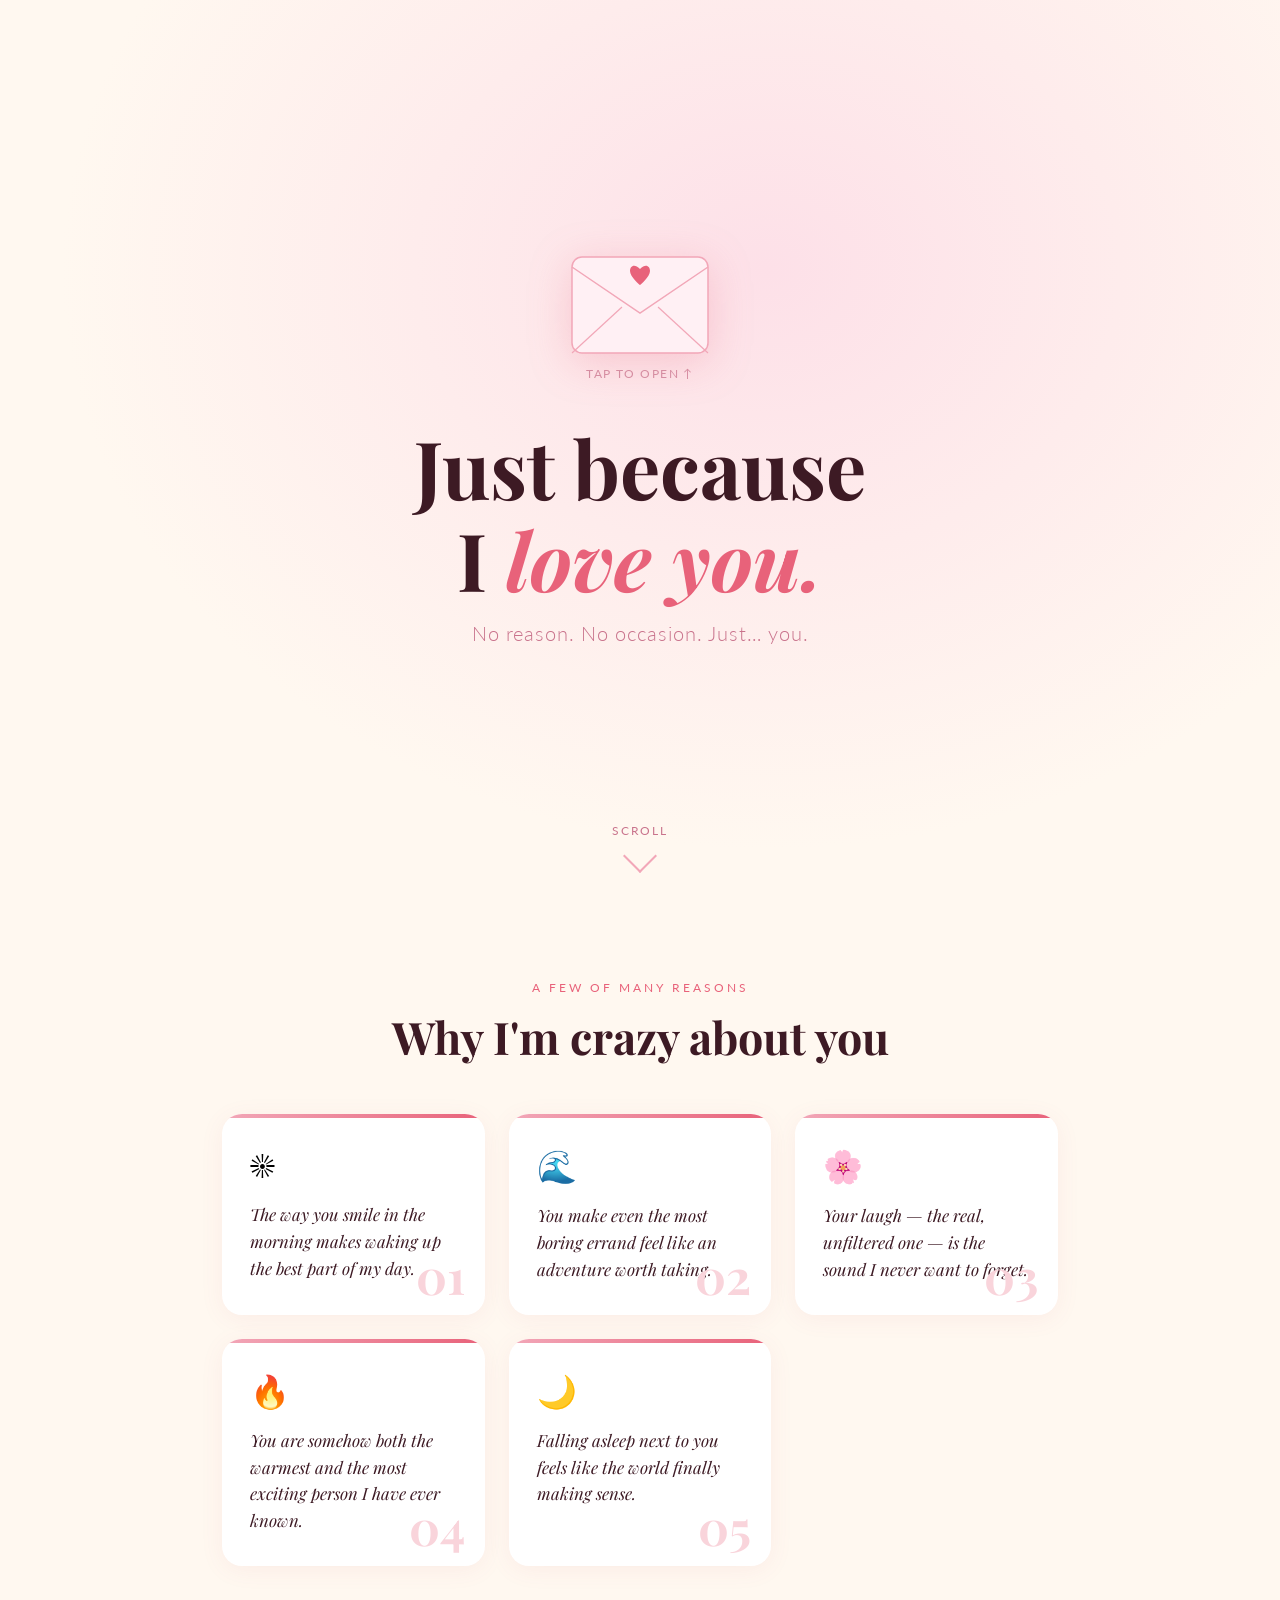
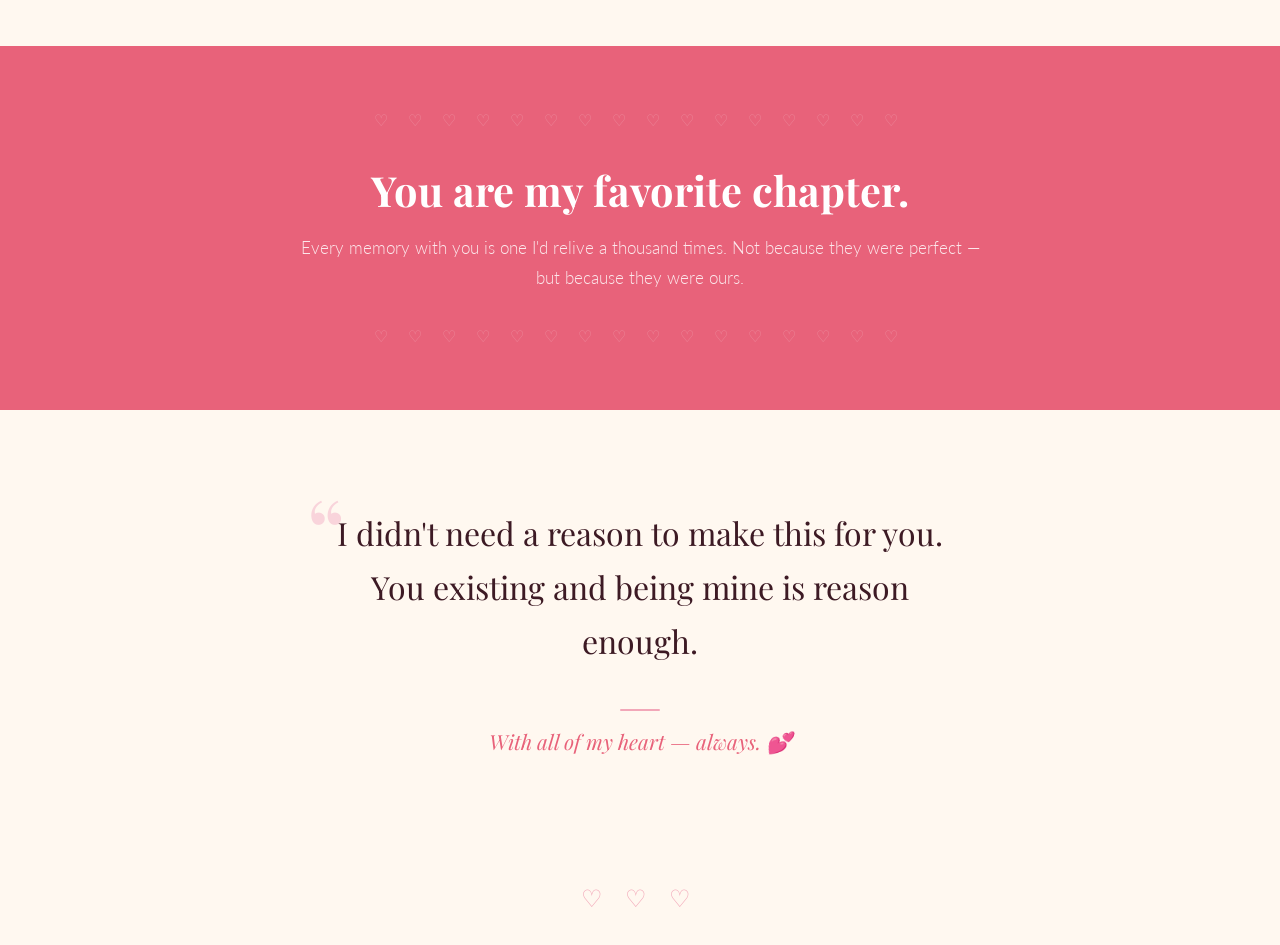
<file: surprise-v1/index.html>
<!DOCTYPE html>
<html lang="en">
<head>
<meta charset="UTF-8">
<meta name="viewport" content="width=device-width, initial-scale=1.0">
<title>Just Because 💕</title>
<link href="https://fonts.googleapis.com/css2?family=Playfair+Display:ital,wght@0,400;0,700;1,400&family=Lato:wght@300;400&display=swap" rel="stylesheet">
<style>
  * { margin: 0; padding: 0; box-sizing: border-box; }

  :root {
    --rose: #E8627A;
    --blush: #F9D4DB;
    --cream: #FFF8F0;
    --dusty: #C9738C;
    --soft: #F2A7B8;
    --dark: #3D1A24;
    --gold: #D4A85A;
  }

  body {
    background: var(--cream);
    font-family: 'Lato', sans-serif;
    overflow-x: hidden;
    cursor: default;
  }

  /* Floating hearts background */
  .hearts-bg {
    position: fixed;
    inset: 0;
    pointer-events: none;
    z-index: 0;
    overflow: hidden;
  }

  .heart-float {
    position: absolute;
    bottom: -60px;
    font-size: 1.2rem;
    opacity: 0;
    animation: floatUp linear infinite;
  }

  @keyframes floatUp {
    0% { transform: translateY(0) rotate(0deg) scale(0.8); opacity: 0; }
    10% { opacity: 0.5; }
    90% { opacity: 0.3; }
    100% { transform: translateY(-110vh) rotate(30deg) scale(1.2); opacity: 0; }
  }

  /* Hero Section */
  .hero {
    position: relative;
    z-index: 1;
    min-height: 100vh;
    display: flex;
    flex-direction: column;
    align-items: center;
    justify-content: center;
    text-align: center;
    padding: 2rem;
    background: radial-gradient(ellipse at 60% 30%, #fde0e8 0%, var(--cream) 65%);
  }

  .envelope-wrap {
    margin-bottom: 2.5rem;
    cursor: pointer;
    position: relative;
  }

  .envelope {
    width: 140px;
    height: 100px;
    position: relative;
    animation: float 3s ease-in-out infinite;
    filter: drop-shadow(0 8px 20px rgba(232,98,122,0.25));
    transition: transform 0.3s ease;
  }

  .envelope:hover { transform: scale(1.08) rotate(-2deg); }

  @keyframes float {
    0%, 100% { transform: translateY(0); }
    50% { transform: translateY(-10px); }
  }

  .envelope-hint {
    font-size: 0.75rem;
    color: var(--dusty);
    margin-top: 0.5rem;
    letter-spacing: 0.12em;
    text-transform: uppercase;
    opacity: 0.75;
    animation: pulse 2s ease-in-out infinite;
  }

  @keyframes pulse {
    0%, 100% { opacity: 0.5; }
    50% { opacity: 1; }
  }

  .hero-title {
    font-family: 'Playfair Display', serif;
    font-size: clamp(2.4rem, 7vw, 5rem);
    color: var(--dark);
    line-height: 1.15;
    margin-bottom: 1rem;
    opacity: 0;
    transform: translateY(20px);
    animation: fadeUp 0.8s 0.3s ease forwards;
  }

  .hero-title em {
    color: var(--rose);
    font-style: italic;
  }

  .hero-sub {
    font-size: clamp(1rem, 2.5vw, 1.25rem);
    color: var(--dusty);
    font-weight: 300;
    letter-spacing: 0.05em;
    opacity: 0;
    animation: fadeUp 0.8s 0.6s ease forwards;
  }

  @keyframes fadeUp {
    to { opacity: 1; transform: translateY(0); }
  }

  .scroll-cue {
    position: absolute;
    bottom: 2rem;
    display: flex;
    flex-direction: column;
    align-items: center;
    gap: 0.4rem;
    color: var(--dusty);
    font-size: 0.75rem;
    letter-spacing: 0.15em;
    text-transform: uppercase;
    opacity: 0;
    animation: fadeUp 0.8s 1.2s ease forwards;
  }

  .scroll-cue .arrow {
    width: 24px;
    height: 24px;
    border-right: 2px solid var(--soft);
    border-bottom: 2px solid var(--soft);
    transform: rotate(45deg);
    animation: bounce 1.5s ease-in-out infinite;
  }

  @keyframes bounce {
    0%, 100% { transform: rotate(45deg) translateY(0); }
    50% { transform: rotate(45deg) translateY(5px); }
  }

  /* Reasons Section */
  .reasons {
    position: relative;
    z-index: 1;
    padding: 5rem 2rem;
    max-width: 900px;
    margin: 0 auto;
  }

  .section-label {
    text-align: center;
    font-size: 0.75rem;
    letter-spacing: 0.25em;
    text-transform: uppercase;
    color: var(--rose);
    margin-bottom: 0.75rem;
  }

  .section-title {
    font-family: 'Playfair Display', serif;
    font-size: clamp(1.8rem, 4vw, 2.8rem);
    color: var(--dark);
    text-align: center;
    margin-bottom: 3rem;
  }

  .cards-grid {
    display: grid;
    grid-template-columns: repeat(auto-fit, minmax(240px, 1fr));
    gap: 1.5rem;
  }

  .card {
    background: white;
    border-radius: 20px;
    padding: 2rem 1.75rem;
    position: relative;
    overflow: hidden;
    box-shadow: 0 4px 24px rgba(200,80,110,0.07);
    transition: transform 0.3s ease, box-shadow 0.3s ease;
    opacity: 0;
    transform: translateY(30px);
  }

  .card.visible {
    animation: cardIn 0.6s ease forwards;
  }

  @keyframes cardIn {
    to { opacity: 1; transform: translateY(0); }
  }

  .card:hover {
    transform: translateY(-5px) rotate(0.5deg);
    box-shadow: 0 12px 40px rgba(200,80,110,0.14);
  }

  .card::before {
    content: '';
    position: absolute;
    top: 0; left: 0; right: 0;
    height: 4px;
    background: linear-gradient(90deg, var(--soft), var(--rose));
    border-radius: 20px 20px 0 0;
  }

  .card-icon {
    font-size: 2rem;
    margin-bottom: 1rem;
    display: block;
  }

  .card-text {
    font-family: 'Playfair Display', serif;
    font-size: 1.05rem;
    color: var(--dark);
    line-height: 1.6;
    font-style: italic;
  }

  .card-num {
    position: absolute;
    bottom: 1rem;
    right: 1.25rem;
    font-size: 3rem;
    font-family: 'Playfair Display', serif;
    color: var(--blush);
    font-weight: 700;
    line-height: 1;
    pointer-events: none;
  }

  /* Photo / Memory Strip */
  .strip {
    position: relative;
    z-index: 1;
    background: var(--rose);
    padding: 4rem 2rem;
    text-align: center;
    overflow: hidden;
  }

  .strip::before, .strip::after {
    content: '♡ ♡ ♡ ♡ ♡ ♡ ♡ ♡ ♡ ♡ ♡ ♡ ♡ ♡ ♡ ♡';
    display: block;
    font-size: 1rem;
    color: rgba(255,255,255,0.25);
    letter-spacing: 0.5em;
    white-space: nowrap;
  }

  .strip-inner {
    margin: 2rem auto;
    max-width: 680px;
  }

  .strip-title {
    font-family: 'Playfair Display', serif;
    font-size: clamp(1.8rem, 4vw, 2.6rem);
    color: white;
    margin-bottom: 1rem;
  }

  .strip-text {
    color: rgba(255,255,255,0.85);
    font-size: 1.05rem;
    line-height: 1.8;
    font-weight: 300;
  }

  /* Big Message */
  .message {
    position: relative;
    z-index: 1;
    padding: 6rem 2rem;
    max-width: 700px;
    margin: 0 auto;
    text-align: center;
  }

  .message-quote {
    font-family: 'Playfair Display', serif;
    font-size: clamp(1.4rem, 3.5vw, 2rem);
    color: var(--dark);
    line-height: 1.7;
    margin-bottom: 2.5rem;
    position: relative;
  }

  .message-quote::before {
    content: '\201C';
    position: absolute;
    top: -1.5rem;
    left: -1rem;
    font-size: 6rem;
    color: var(--blush);
    font-family: 'Playfair Display', serif;
    line-height: 1;
    pointer-events: none;
  }

  .signature {
    font-family: 'Playfair Display', serif;
    font-size: 1.3rem;
    color: var(--rose);
    font-style: italic;
  }

  .signature-dash {
    display: block;
    width: 40px;
    height: 2px;
    background: var(--soft);
    margin: 1rem auto;
    border-radius: 2px;
  }

  /* Footer hearts */
  .footer-hearts {
    position: relative;
    z-index: 1;
    text-align: center;
    padding: 2rem;
    color: var(--soft);
    font-size: 1.5rem;
    letter-spacing: 0.5rem;
  }

  /* Letter modal */
  .overlay {
    position: fixed;
    inset: 0;
    background: rgba(61,26,36,0.6);
    z-index: 100;
    display: flex;
    align-items: center;
    justify-content: center;
    opacity: 0;
    pointer-events: none;
    transition: opacity 0.4s ease;
    padding: 1.5rem;
  }

  .overlay.open {
    opacity: 1;
    pointer-events: all;
  }

  .letter {
    background: var(--cream);
    border-radius: 24px;
    padding: 3rem 2.5rem;
    max-width: 480px;
    width: 100%;
    position: relative;
    transform: scale(0.85) translateY(20px);
    transition: transform 0.4s ease;
    box-shadow: 0 24px 80px rgba(61,26,36,0.3);
    text-align: center;
  }

  .overlay.open .letter {
    transform: scale(1) translateY(0);
  }

  .letter-icon { font-size: 3rem; margin-bottom: 1rem; display: block; }

  .letter h2 {
    font-family: 'Playfair Display', serif;
    font-size: 1.8rem;
    color: var(--dark);
    margin-bottom: 1.25rem;
  }

  .letter p {
    color: #6b4050;
    line-height: 1.8;
    margin-bottom: 1rem;
    font-size: 1rem;
  }

  .close-btn {
    position: absolute;
    top: 1rem;
    right: 1.25rem;
    background: none;
    border: none;
    font-size: 1.5rem;
    color: var(--dusty);
    cursor: pointer;
    line-height: 1;
    transition: transform 0.2s;
  }

  .close-btn:hover { transform: rotate(90deg) scale(1.2); }

  /* Confetti burst */
  .confetti-piece {
    position: fixed;
    width: 10px;
    height: 10px;
    border-radius: 50%;
    pointer-events: none;
    z-index: 200;
    animation: confettiFall 1.5s ease forwards;
  }

  @keyframes confettiFall {
    0% { transform: translate(0,0) rotate(0deg); opacity: 1; }
    100% { transform: translate(var(--tx), var(--ty)) rotate(720deg); opacity: 0; }
  }
</style>
</head>
<body>

<!-- Floating hearts background -->
<div class="hearts-bg" id="heartsBg"></div>

<!-- Letter Overlay -->
<div class="overlay" id="overlay">
  <div class="letter">
    <button class="close-btn" onclick="closeOverlay()">×</button>
    <span class="letter-icon">💌</span>
    <h2>Hey, you...</h2>
    <p>No special occasion. No reason at all really.</p>
    <p>I just wanted you to know that you make every ordinary day feel like something worth celebrating.</p>
    <p>You're my favorite person — and I'm so lucky you're mine. 🌸</p>
    <p style="color: var(--rose); font-family: 'Playfair Display', serif; font-style: italic; font-size: 1.1rem; margin-top: 1.5rem;">— Always yours 💕</p>
  </div>
</div>

<!-- HERO -->
<section class="hero">
  <div class="envelope-wrap" id="envelopeBtn" onclick="openOverlay()">
    <svg class="envelope" viewBox="0 0 140 100" fill="none" xmlns="http://www.w3.org/2000/svg">
      <rect x="2" y="2" width="136" height="96" rx="10" fill="#FFF0F4" stroke="#F2A7B8" stroke-width="1.5"/>
      <path d="M2 12 L70 58 L138 12" stroke="#F2A7B8" stroke-width="1.5" fill="none"/>
      <path d="M2 98 L52 52" stroke="#F2A7B8" stroke-width="1.2" fill="none"/>
      <path d="M138 98 L88 52" stroke="#F2A7B8" stroke-width="1.2" fill="none"/>
      <!-- heart seal -->
      <path d="M70 30 C70 30 60 22 60 16 C60 11.5 64 8 70 14 C76 8 80 11.5 80 16 C80 22 70 30 70 30Z" fill="#E8627A"/>
    </svg>
    <p class="envelope-hint">tap to open ↑</p>
  </div>

  <h1 class="hero-title">Just because<br>I <em>love you.</em></h1>
  <p class="hero-sub">No reason. No occasion. Just… you.</p>

  <div class="scroll-cue">
    <span>scroll</span>
    <div class="arrow"></div>
  </div>
</section>

<!-- REASONS CARDS -->
<section class="reasons">
  <p class="section-label">a few of many reasons</p>
  <h2 class="section-title">Why I'm crazy about you</h2>

  <div class="cards-grid" id="cardsGrid">
    <div class="card">
      <span class="card-icon">☀️</span>
      <p class="card-text">The way you smile in the morning makes waking up the best part of my day.</p>
      <span class="card-num">01</span>
    </div>
    <div class="card">
      <span class="card-icon">🌊</span>
      <p class="card-text">You make even the most boring errand feel like an adventure worth taking.</p>
      <span class="card-num">02</span>
    </div>
    <div class="card">
      <span class="card-icon">🌸</span>
      <p class="card-text">Your laugh — the real, unfiltered one — is the sound I never want to forget.</p>
      <span class="card-num">03</span>
    </div>
    <div class="card">
      <span class="card-icon">🔥</span>
      <p class="card-text">You are somehow both the warmest and the most exciting person I have ever known.</p>
      <span class="card-num">04</span>
    </div>
    <div class="card">
      <span class="card-icon">🌙</span>
      <p class="card-text">Falling asleep next to you feels like the world finally making sense.</p>
      <span class="card-num">05</span>
    </div>
    <div class="card">
      <span class="card-icon">✨</span>
      <p class="card-text">You see the best in people — including me — and it makes me want to be better every day.</p>
      <span class="card-num">06</span>
    </div>
  </div>
</section>

<!-- PINK STRIP -->
<section class="strip">
  <div class="strip-inner">
    <h2 class="strip-title">You are my favorite chapter.</h2>
    <p class="strip-text">Every memory with you is one I'd relive a thousand times. Not because they were perfect — but because they were ours.</p>
  </div>
</section>

<!-- BIG LOVE MESSAGE -->
<section class="message">
  <p class="message-quote">
    I didn't need a reason to make this for you. You existing and being mine is reason enough.
  </p>
  <span class="signature-dash"></span>
  <p class="signature">With all of my heart — always. 💕</p>
</section>

<div class="footer-hearts">♡ ♡ ♡</div>

<script>
  // Floating hearts
  const emojis = ['💕','🌸','✨','💗','🌷','💖','🩷'];
  const bg = document.getElementById('heartsBg');

  function spawnHeart() {
    const el = document.createElement('div');
    el.className = 'heart-float';
    el.textContent = emojis[Math.floor(Math.random() * emojis.length)];
    el.style.left = Math.random() * 100 + 'vw';
    el.style.fontSize = (0.8 + Math.random() * 1.2) + 'rem';
    el.style.animationDuration = (6 + Math.random() * 8) + 's';
    el.style.animationDelay = (Math.random() * 4) + 's';
    bg.appendChild(el);
    setTimeout(() => el.remove(), 14000);
  }

  setInterval(spawnHeart, 700);
  for (let i = 0; i < 8; i++) spawnHeart();

  // Card scroll reveal
  const cards = document.querySelectorAll('.card');
  const observer = new IntersectionObserver((entries) => {
    entries.forEach((entry, i) => {
      if (entry.isIntersecting) {
        setTimeout(() => entry.target.classList.add('visible'), 100 * [...cards].indexOf(entry.target));
        observer.unobserve(entry.target);
      }
    });
  }, { threshold: 0.15 });
  cards.forEach(c => observer.observe(c));

  // Envelope / overlay
  function openOverlay() {
    document.getElementById('overlay').classList.add('open');
    burst();
  }

  function closeOverlay() {
    document.getElementById('overlay').classList.remove('open');
  }

  document.getElementById('overlay').addEventListener('click', function(e) {
    if (e.target === this) closeOverlay();
  });

  // Confetti burst
  function burst() {
    const colors = ['#E8627A','#F2A7B8','#D4A85A','#C9738C','#F9D4DB','#f06292'];
    for (let i = 0; i < 30; i++) {
      const el = document.createElement('div');
      el.className = 'confetti-piece';
      el.style.background = colors[Math.floor(Math.random() * colors.length)];
      el.style.left = (30 + Math.random() * 40) + 'vw';
      el.style.top = '40vh';
      el.style.setProperty('--tx', (Math.random() - 0.5) * 400 + 'px');
      el.style.setProperty('--ty', (Math.random() * -300 - 50) + 'px');
      el.style.animationDelay = (Math.random() * 0.3) + 's';
      el.style.width = el.style.height = (6 + Math.random() * 10) + 'px';
      el.style.borderRadius = Math.random() > 0.5 ? '50%' : '2px';
      document.body.appendChild(el);
      setTimeout(() => el.remove(), 2000);
    }
  }
</script>
</body>
</html>
</file>
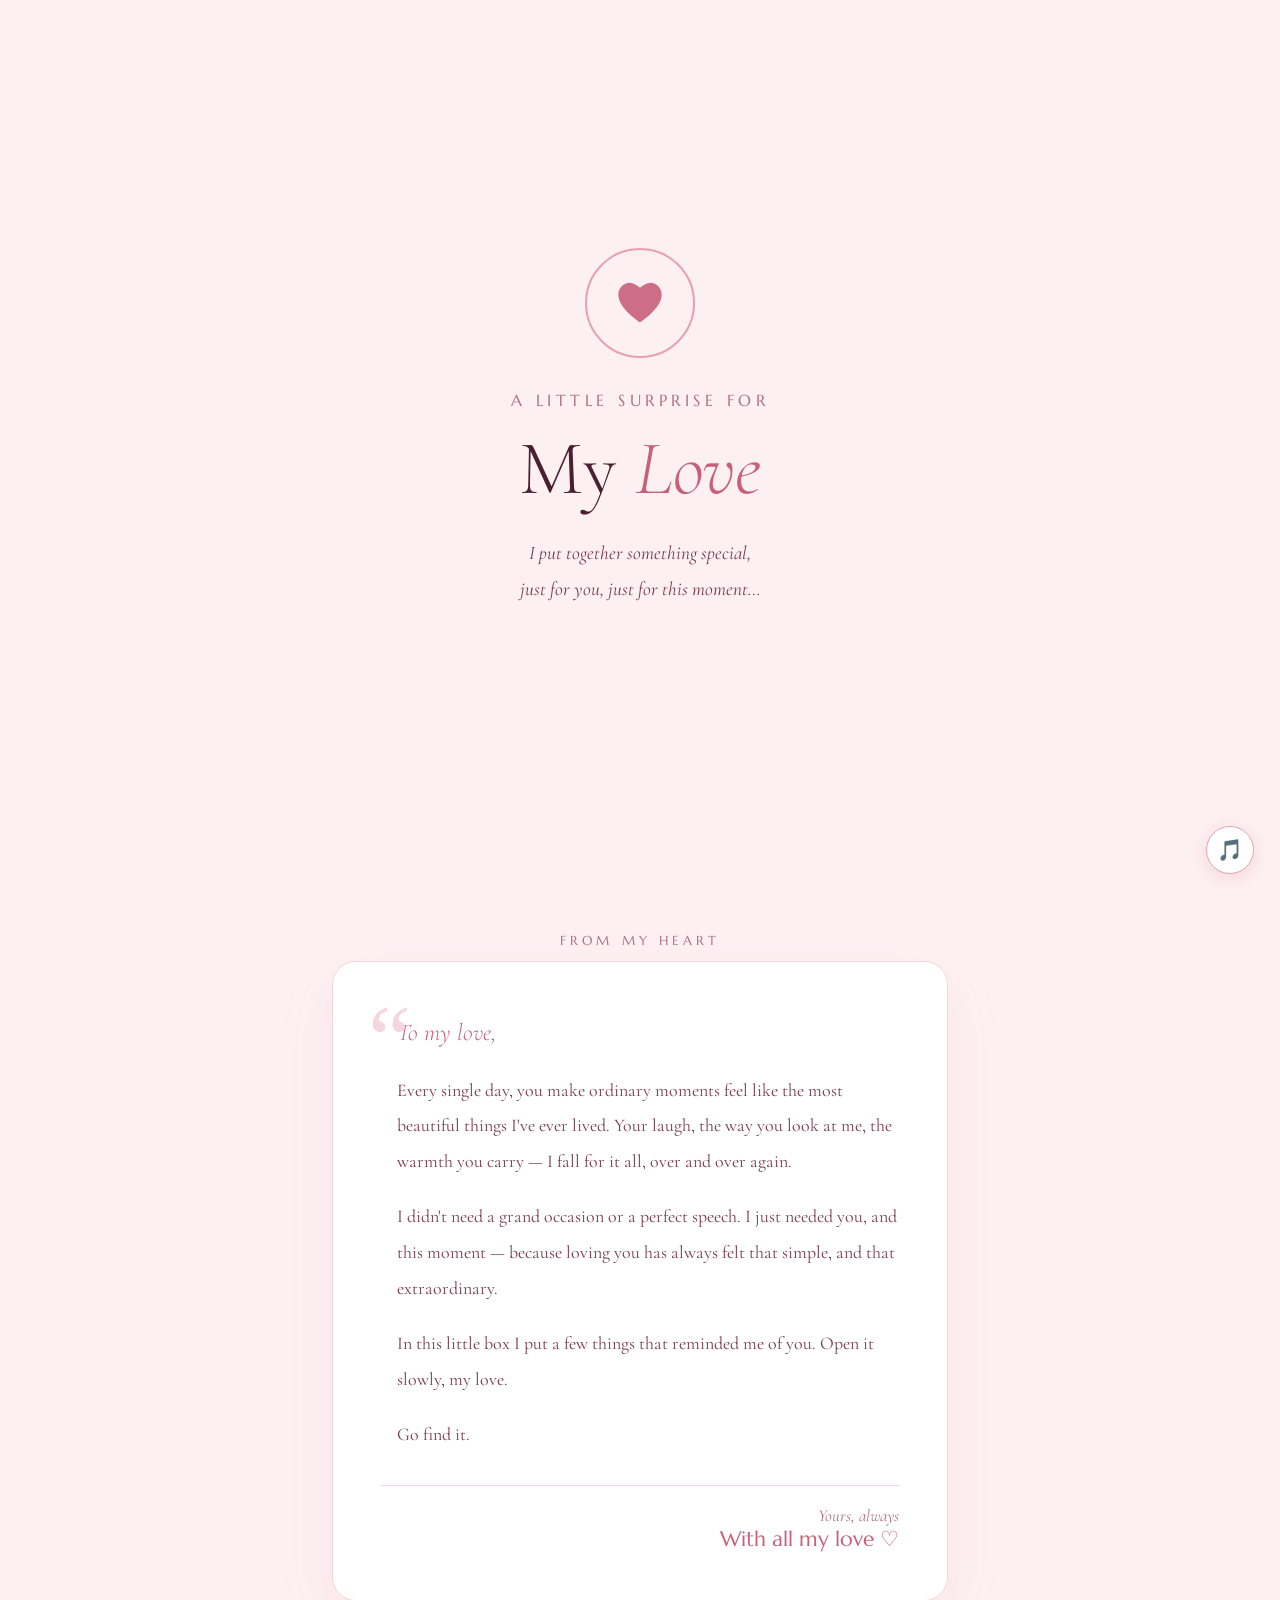
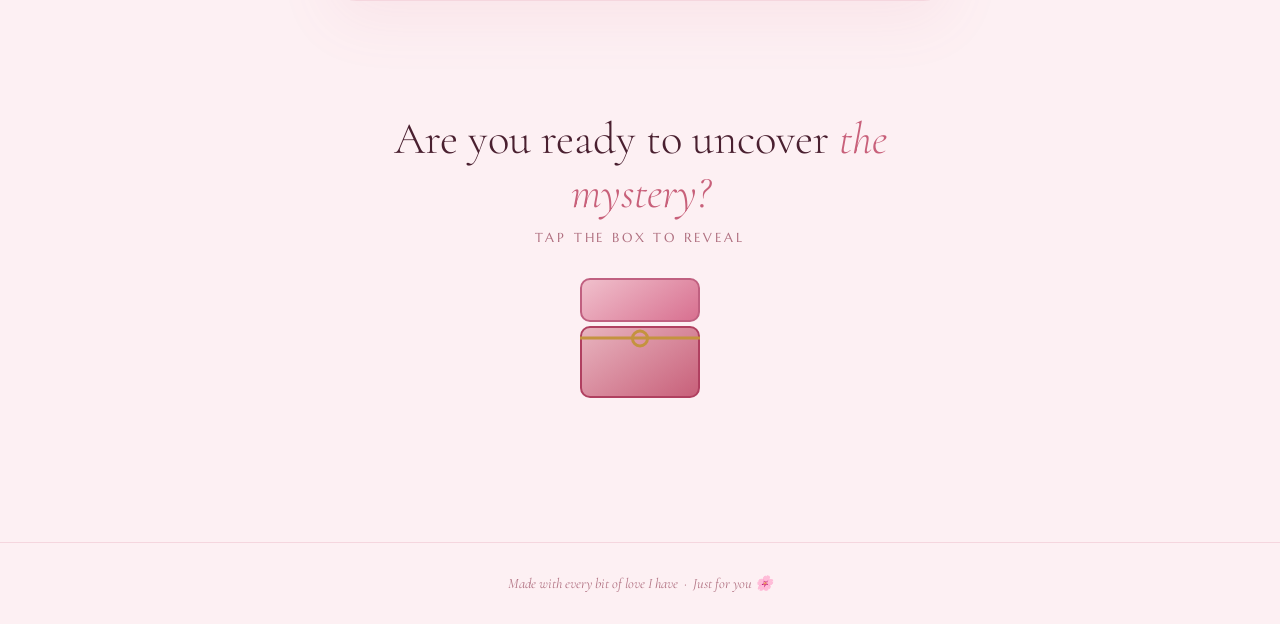
<file: pathushi/surprise-v2/index.html>
<!DOCTYPE html>
<html lang="en">
<head>
  <meta charset="UTF-8" />
  <meta name="viewport" content="width=device-width, initial-scale=1.0"/>
  <title>For My Love</title>
  <link href="https://fonts.googleapis.com/css2?family=Cormorant+Garamond:ital,wght@0,300;0,400;1,300;1,400&family=Marcellus&display=swap" rel="stylesheet"/>
  <style>
    *, *::before, *::after { box-sizing: border-box; margin: 0; padding: 0; }

    :root {
      --rose: #c8607a;
      --rose-light: #f5d6de;
      --rose-pale: #fdf0f3;
      --rose-mid: #e8a0b0;
      --blush: #f9e4e9;
      --petal: #fbeff2;
      --gold: #c4933f;
      --gold-light: #f0dfc0;
      --text-dark: #4a2030;
      --text-mid: #7a3a50;
      --text-soft: #b07080;
    }

    html { scroll-behavior: smooth; }

    body {
      background-color: var(--rose-pale);
      font-family: 'Cormorant Garamond', Georgia, serif;
      color: var(--text-dark);
      min-height: 100vh;
      overflow-x: hidden;
      position: relative;
    }

    /* Floating petals bg */
    .petals-bg {
      position: fixed;
      top: 0; left: 0;
      width: 100%; height: 100%;
      pointer-events: none;
      z-index: 0;
      overflow: hidden;
    }

    .petal {
      position: absolute;
      width: 18px;
      height: 22px;
      background: radial-gradient(ellipse at 40% 30%, #f5c2d0, #e8a0b0);
      border-radius: 60% 40% 70% 30% / 60% 30% 70% 40%;
      opacity: 0;
      animation: fallPetal linear infinite;
    }

    @keyframes fallPetal {
      0%   { transform: translateY(-40px) rotate(0deg) scale(0.8); opacity: 0; }
      10%  { opacity: 0.7; }
      90%  { opacity: 0.4; }
      100% { transform: translateY(110vh) rotate(360deg) scale(1.1); opacity: 0; }
    }

    /* Page sections */
    .page { position: relative; z-index: 1; }

    /* ─── HERO ─── */
    #hero {
      min-height: 100vh;
      display: flex;
      flex-direction: column;
      align-items: center;
      justify-content: center;
      text-align: center;
      padding: 3rem 2rem;
    }

    .heart-ring {
      width: 110px; height: 110px;
      border: 2.5px solid var(--rose-mid);
      border-radius: 50%;
      display: flex; align-items: center; justify-content: center;
      margin: 0 auto 2rem;
      position: relative;
      animation: pulseRing 3s ease-in-out infinite;
    }

    @keyframes pulseRing {
      0%, 100% { box-shadow: 0 0 0 0 rgba(200, 96, 122, 0.25); }
      50%       { box-shadow: 0 0 0 18px rgba(200, 96, 122, 0); }
    }

    .heart-svg {
      width: 52px; height: 52px;
      animation: heartbeat 2.4s ease-in-out infinite;
    }

    @keyframes heartbeat {
      0%, 100% { transform: scale(1); }
      14%       { transform: scale(1.12); }
      28%       { transform: scale(1); }
      42%       { transform: scale(1.08); }
      56%       { transform: scale(1); }
    }

    .hero-sub {
      font-size: 1rem;
      letter-spacing: 0.28em;
      color: var(--text-soft);
      text-transform: uppercase;
      margin-bottom: 1rem;
      font-family: 'Marcellus', serif;
      animation: fadeUp 1.2s ease both;
    }

    .hero-title {
      font-size: clamp(2.6rem, 7vw, 4.8rem);
      font-weight: 300;
      line-height: 1.12;
      color: var(--text-dark);
      margin-bottom: 1.5rem;
      animation: fadeUp 1.4s ease both;
    }

    .hero-title em {
      font-style: italic;
      color: var(--rose);
    }

    .hero-desc {
      font-size: 1.2rem;
      color: var(--text-mid);
      max-width: 480px;
      line-height: 1.85;
      margin: 0 auto 2.8rem;
      font-style: italic;
      animation: fadeUp 1.6s ease both;
    }

    .scroll-cue {
      display: flex; flex-direction: column; align-items: center; gap: 8px;
      color: var(--rose-mid);
      font-size: 0.85rem;
      letter-spacing: 0.18em;
      text-transform: uppercase;
      font-family: 'Marcellus', serif;
      animation: fadeUp 2s ease both, bobble 2.5s 2.5s ease-in-out infinite;
      cursor: pointer;
    }

    @keyframes bobble {
      0%, 100% { transform: translateY(0); }
      50%       { transform: translateY(8px); }
    }

    .scroll-arrow {
      width: 1px; height: 40px;
      background: linear-gradient(to bottom, var(--rose-mid), transparent);
    }

    @keyframes fadeUp {
      from { opacity: 0; transform: translateY(28px); }
      to   { opacity: 1; transform: translateY(0); }
    }

    /* ─── DIVIDER ─── */
    .divider {
      display: flex; align-items: center; gap: 1.2rem;
      padding: 0 2rem; margin: 0 auto 3rem;
      max-width: 520px;
    }

    .divider-line {
      flex: 1; height: 0.5px; background: var(--rose-mid); opacity: 0.5;
    }

    .divider-rose {
      color: var(--rose);
      font-size: 1.2rem;
    }

    /* ─── GIFTS SECTION ─── */
    #gifts {
      padding: 5rem 2rem 2rem;
      max-width: 820px;
      margin: 0 auto;
    }

    .section-label {
      text-align: center;
      font-family: 'Marcellus', serif;
      font-size: 0.82rem;
      letter-spacing: 0.32em;
      text-transform: uppercase;
      color: var(--text-soft);
      margin-bottom: 0.75rem;
    }

    .section-title {
      text-align: center;
      font-size: clamp(1.9rem, 4.5vw, 2.8rem);
      font-weight: 300;
      color: var(--text-dark);
      margin-bottom: 3rem;
      line-height: 1.2;
    }

    .section-title em { font-style: italic; color: var(--rose); }

    .gifts-grid {
      display: grid;
      grid-template-columns: repeat(auto-fit, minmax(180px, 1fr));
      gap: 1.5rem;
      margin-bottom: 4rem;
    }

    .gift-card {
      background: white;
      border: 1px solid var(--rose-light);
      border-radius: 20px;
      padding: 2rem 1.4rem 1.6rem;
      text-align: center;
      position: relative;
      overflow: hidden;
      transition: transform 0.35s cubic-bezier(.25,.8,.25,1), box-shadow 0.35s;
      cursor: default;
    }

    .gift-card::before {
      content: '';
      position: absolute;
      top: 0; left: 0; right: 0;
      height: 3px;
      background: linear-gradient(90deg, var(--rose-light), var(--rose), var(--rose-light));
    }

    .gift-card:hover {
      transform: translateY(-6px);
      box-shadow: 0 18px 40px rgba(200, 96, 122, 0.14);
    }

    .gift-icon {
      font-size: 2.4rem;
      margin-bottom: 1rem;
      display: block;
      filter: drop-shadow(0 2px 6px rgba(200,96,122,0.2));
    }

    .gift-name {
      font-family: 'Marcellus', serif;
      font-size: 1.05rem;
      color: var(--text-dark);
      margin-bottom: 0.4rem;
    }

    .gift-note {
      font-size: 0.95rem;
      color: var(--text-soft);
      font-style: italic;
      line-height: 1.5;
    }

    /* Special ring card */
    .gift-card.ring-card {
      background: linear-gradient(145deg, #fff8f0, #fff0f4);
      border-color: var(--gold-light);
      border-width: 1.5px;
    }

    .gift-card.ring-card::before {
      background: linear-gradient(90deg, var(--gold-light), var(--gold), var(--gold-light));
    }

    .gift-card.ring-card .gift-icon {
      animation: ringGlow 3s ease-in-out infinite;
    }

    @keyframes ringGlow {
      0%, 100% { filter: drop-shadow(0 2px 8px rgba(196,147,63,0.2)); }
      50%       { filter: drop-shadow(0 4px 18px rgba(196,147,63,0.5)); }
    }

    .ring-tag {
      display: inline-block;
      background: var(--gold-light);
      color: var(--gold);
      font-size: 0.72rem;
      letter-spacing: 0.18em;
      text-transform: uppercase;
      font-family: 'Marcellus', serif;
      padding: 3px 10px;
      border-radius: 20px;
      margin-bottom: 0.7rem;
    }

    /* ─── LETTER ─── */
    #letter {
      padding: 2rem 2rem 5rem;
      max-width: 680px;
      margin: 0 auto;
    }

    .letter-wrap {
      background: white;
      border: 1px solid var(--rose-light);
      border-radius: 24px;
      padding: 3.5rem 3rem 3rem;
      position: relative;
      box-shadow: 0 20px 60px rgba(200, 96, 122, 0.08);
    }

    .letter-wrap::before {
      content: '\201C';
      position: absolute;
      top: 1.8rem; left: 2.2rem;
      font-size: 6rem;
      color: var(--rose-light);
      font-family: Georgia, serif;
      line-height: 1;
    }

    .letter-heading {
      font-size: 1.5rem;
      font-weight: 300;
      font-style: italic;
      color: var(--rose);
      margin-bottom: 1.6rem;
      padding-left: 1rem;
    }

    .letter-body {
      font-size: 1.12rem;
      line-height: 2;
      color: var(--text-mid);
      padding-left: 1rem;
    }

    .letter-body p { margin-bottom: 1.2rem; }

    .letter-sign {
      text-align: right;
      margin-top: 2rem;
      font-style: italic;
      color: var(--text-soft);
      font-size: 1.05rem;
      border-top: 0.5px solid var(--rose-light);
      padding-top: 1.2rem;
    }

    .letter-sign strong {
      display: block;
      font-size: 1.3rem;
      color: var(--rose);
      font-weight: 400;
      font-style: normal;
      font-family: 'Marcellus', serif;
    }

    /* ─── PROMISE REVEAL ─── */
    #reveal {
      padding: 2rem 2rem 7rem;
      max-width: 600px;
      margin: 0 auto;
      text-align: center;
    }

    .box-visual {
      width: 120px; height: 120px;
      margin: 0 auto 2rem;
      position: relative;
      cursor: pointer;
    }

    .box-lid, .box-body {
      position: absolute; left: 0;
      width: 100%; border-radius: 10px;
      transition: transform 0.7s cubic-bezier(.34,1.5,.64,1);
    }

    .box-body {
      bottom: 0; height: 72px;
      background: linear-gradient(145deg, #e8b4bf, #c8607a);
      border: 2px solid #b04060;
      display: flex; align-items: center; justify-content: center;
      font-size: 1.8rem;
    }

    .box-lid {
      top: 0; height: 44px;
      background: linear-gradient(145deg, #f0c0cc, #d87090);
      border: 2px solid #c06080;
      transform-origin: center bottom;
    }

    .box-wrap {
      position: absolute;
      top: 50%; left: 0; right: 0;
      height: 3px;
      background: var(--gold);
      transform: translateY(-50%);
    }

    .box-wrap::after {
      content: '';
      position: absolute;
      top: 50%; left: 50%;
      transform: translate(-50%, -50%);
      width: 18px; height: 18px;
      border: 3px solid var(--gold);
      border-radius: 50%;
    }

    .box-visual.open .box-lid {
      transform: rotateX(90deg) translateY(-100%);
    }

    #ring-reveal {
      display: none;
      animation: popIn 0.8s cubic-bezier(.34,1.5,.64,1) both;
    }

    @keyframes popIn {
      from { opacity: 0; transform: scale(0.5) translateY(20px); }
      to   { opacity: 1; transform: scale(1) translateY(0); }
    }

    .ring-emoji { font-size: 4.5rem; display: block; margin-bottom: 1rem; }

    .reveal-title {
      font-size: clamp(2rem, 5vw, 3rem);
      font-weight: 300;
      color: var(--text-dark);
      margin-bottom: 1rem;
      line-height: 1.2;
    }

    .reveal-title em { font-style: italic; color: var(--rose); }

    .reveal-text {
      font-size: 1.15rem;
      color: var(--text-mid);
      font-style: italic;
      line-height: 1.85;
      max-width: 460px;
      margin: 0 auto 2rem;
    }

    .tap-hint {
      font-family: 'Marcellus', serif;
      font-size: 0.8rem;
      letter-spacing: 0.22em;
      text-transform: uppercase;
      color: var(--text-soft);
      margin-top: 0.6rem;
      animation: blink 2s ease-in-out infinite;
    }

    @keyframes blink {
      0%, 100% { opacity: 1; }
      50%       { opacity: 0.35; }
    }

    .yes-btn {
      display: inline-block;
      margin-top: 1rem;
      padding: 1rem 3rem;
      background: var(--rose);
      color: white;
      font-family: 'Marcellus', serif;
      font-size: 1.1rem;
      letter-spacing: 0.15em;
      border: none;
      border-radius: 50px;
      cursor: pointer;
      transition: transform 0.3s, box-shadow 0.3s;
      text-transform: uppercase;
      display: none;
    }

    .yes-btn:hover {
      transform: scale(1.05);
      box-shadow: 0 12px 35px rgba(200, 96, 122, 0.35);
    }

    #confetti-canvas {
      position: fixed;
      top: 0; left: 0;
      width: 100%; height: 100%;
      pointer-events: none;
      z-index: 999;
    }

    /* ─── FOOTER ─── */
    footer {
      text-align: center;
      padding: 2rem;
      font-size: 0.9rem;
      color: var(--text-soft);
      font-style: italic;
      border-top: 0.5px solid var(--rose-light);
    }
  </style>
</head>
<body>

<!-- Floating petals -->
<div class="petals-bg" id="petals"></div>

<canvas id="confetti-canvas"></canvas>

<!-- Music -->
<audio id="bgMusic" loop>
  <source src="https://cdn.pixabay.com/audio/2023/10/09/audio_9f94f05bc4.mp3" type="audio/mpeg"/>
</audio>

<!-- Music toggle button -->
<button id="musicBtn" onclick="toggleMusic()" style="
  position: fixed; bottom: 1.6rem; right: 1.6rem;
  z-index: 100;
  width: 48px; height: 48px;
  border-radius: 50%;
  border: 1.5px solid var(--rose-mid);
  background: white;
  color: var(--rose);
  font-size: 1.3rem;
  cursor: pointer;
  display: flex; align-items: center; justify-content: center;
  box-shadow: 0 4px 18px rgba(200,96,122,0.18);
  transition: transform 0.2s, box-shadow 0.2s;
" title="Toggle music">🎵</button>

<!-- ── HERO ── -->
<section id="hero" class="page">
  <div class="heart-ring">
    <svg class="heart-svg" viewBox="0 0 60 55" fill="none" xmlns="http://www.w3.org/2000/svg">
      <path d="M30 50 C30 50 5 34 5 18 C5 10 11 4 18 4 C22 4 26 6.5 30 10 C34 6.5 38 4 42 4 C49 4 55 10 55 18 C55 34 30 50 30 50Z" fill="#c8607a" opacity="0.9"/>
    </svg>
  </div>

  <p class="hero-sub">A little surprise for</p>
  <h1 class="hero-title">My <em>Love</em></h1>
  <p class="hero-desc">
    I put together something special,<br/>
    just for you, just for this moment&hellip;
  </p>
</section>



<!-- ── LETTER ── -->
<section id="letter" class="page">
  <p class="section-label">From my heart</p>
  <div class="letter-wrap">
    <p class="letter-heading">To my love,</p>
    <div class="letter-body">
      <p>Every single day, you make ordinary moments feel like the most beautiful things I've ever lived. Your laugh, the way you look at me, the warmth you carry — I fall for it all, over and over again.</p>
      <p>I didn't need a grand occasion or a perfect speech. I just needed you, and this moment — because loving you has always felt that simple, and that extraordinary.</p>
      <p>In this little box I put a few things that reminded me of you. Open it slowly, my love.</p>
      <p>Go find it.</p>
    </div>
    <div class="letter-sign">
      Yours, always<br/>
      <strong>With all my love ♡</strong>
    </div>
  </div>
</section>

<!-- ── REVEAL ── -->
<section id="reveal" class="page">

  <h2 class="section-title" style="margin-bottom:0.6rem;">Are you ready to uncover <em>the mystery?</em></h2>
  <p class="tap-hint" id="tapHint" style="margin-bottom:2rem;">tap the box to reveal</p>

  <div class="box-visual" id="giftBox" onclick="openBox()">
    <div class="box-body"></div>
    <div class="box-lid"></div>
    <div class="box-wrap"></div>
  </div>

  <div id="ring-reveal">
    <h2 class="reveal-title" style="margin-bottom:1.6rem;">You ready to <em>open the box?</em></h2>
    <h4>Before Click the button below, Please check the box</h4>
    <button class="yes-btn" id="yesBtn" onclick="celebrate()">YES I OPENED 🎉</button>
  </div>
</section>

<footer>
  Made with every bit of love I have &nbsp;·&nbsp; Just for you 🌸
</footer>

<script>
  /* ── Music ── */
  const music = document.getElementById('bgMusic');
  const musicBtn = document.getElementById('musicBtn');
  let musicPlaying = false;

  function toggleMusic() {
    if (musicPlaying) {
      music.pause();
      musicBtn.textContent = '🎵';
      musicPlaying = false;
    } else {
      music.volume = 0.35;
      music.play().catch(() => {});
      musicBtn.textContent = '🔇';
      musicPlaying = true;
    }
  }

  /* Auto-play on first user interaction */
  document.addEventListener('click', function startMusic() {
    if (!musicPlaying) {
      music.volume = 0.35;
      music.play().then(() => {
        musicPlaying = true;
        musicBtn.textContent = '🔇';
      }).catch(() => {});
    }
    document.removeEventListener('click', startMusic);
  }, { once: true });

  /* ── Falling petals ── */
  (function() {
    const container = document.getElementById('petals');
    for (let i = 0; i < 22; i++) {
      const p = document.createElement('div');
      p.className = 'petal';
      const size = 12 + Math.random() * 14;
      p.style.cssText = [
        `left:${Math.random()*100}%`,
        `width:${size}px`,
        `height:${size*1.3}px`,
        `animation-duration:${7 + Math.random()*9}s`,
        `animation-delay:${-Math.random()*12}s`,
        `opacity:0`,
        `transform:rotate(${Math.random()*360}deg)`
      ].join(';');
      container.appendChild(p);
    }
  })();

  /* ── Gift box open ── */
  let opened = false;
  function openBox() {
    if (opened) return;
    opened = true;
    document.getElementById('giftBox').classList.add('open');
    document.getElementById('tapHint').style.display = 'none';
    document.querySelector('#reveal .section-title').style.display = 'none';
    setTimeout(() => {
      const r = document.getElementById('ring-reveal');
      r.style.display = 'block';
      setTimeout(() => {
        document.getElementById('yesBtn').style.display = 'inline-block';
      }, 800);
    }, 700);
  }

  /* ── Sprinkles ── */
  function celebrate() {
    const canvas = document.getElementById('confetti-canvas');
    const ctx = canvas.getContext('2d');
    canvas.width = window.innerWidth;
    canvas.height = window.innerHeight;

    const btn = document.getElementById('yesBtn');
    btn.textContent = '✦ So happy for you! ✦';
    btn.style.background = '#c4933f';
    btn.disabled = true;

    const emojis = ['💍','🌸','💖','✨','🌷','💕','🎀','🌺'];
    const sprinkles = Array.from({length: 160}, () => {
      const angle = Math.random() * Math.PI * 2;
      const speed = 14 + Math.random() * 22;
      return {
        x: canvas.width / 2,
        y: canvas.height / 2,
        vx: Math.cos(angle) * speed,
        vy: Math.sin(angle) * speed - 10,
        gravity: 0.55,
        emoji: emojis[Math.floor(Math.random() * emojis.length)],
        size: 18 + Math.random() * 24,
        alpha: 1,
        rot: Math.random() * Math.PI * 2,
        vr: (Math.random() - 0.5) * 0.18,
      };
    });

    let frame = 0;
    function draw() {
      ctx.clearRect(0, 0, canvas.width, canvas.height);
      sprinkles.forEach(p => {
        p.vx *= 0.97;
        p.vy += p.gravity;
        p.x += p.vx;
        p.y += p.vy;
        p.rot += p.vr;
        p.alpha = Math.max(0, 1 - frame / 110);
        ctx.save();
        ctx.globalAlpha = p.alpha;
        ctx.font = `${p.size}px serif`;
        ctx.textAlign = 'center';
        ctx.textBaseline = 'middle';
        ctx.translate(p.x, p.y);
        ctx.rotate(p.rot);
        ctx.fillText(p.emoji, 0, 0);
        ctx.restore();
      });
      frame++;
      if (frame < 130) requestAnimationFrame(draw);
      else ctx.clearRect(0, 0, canvas.width, canvas.height);
    }
    draw();
  }
</script>
</body>
</html>
</file>
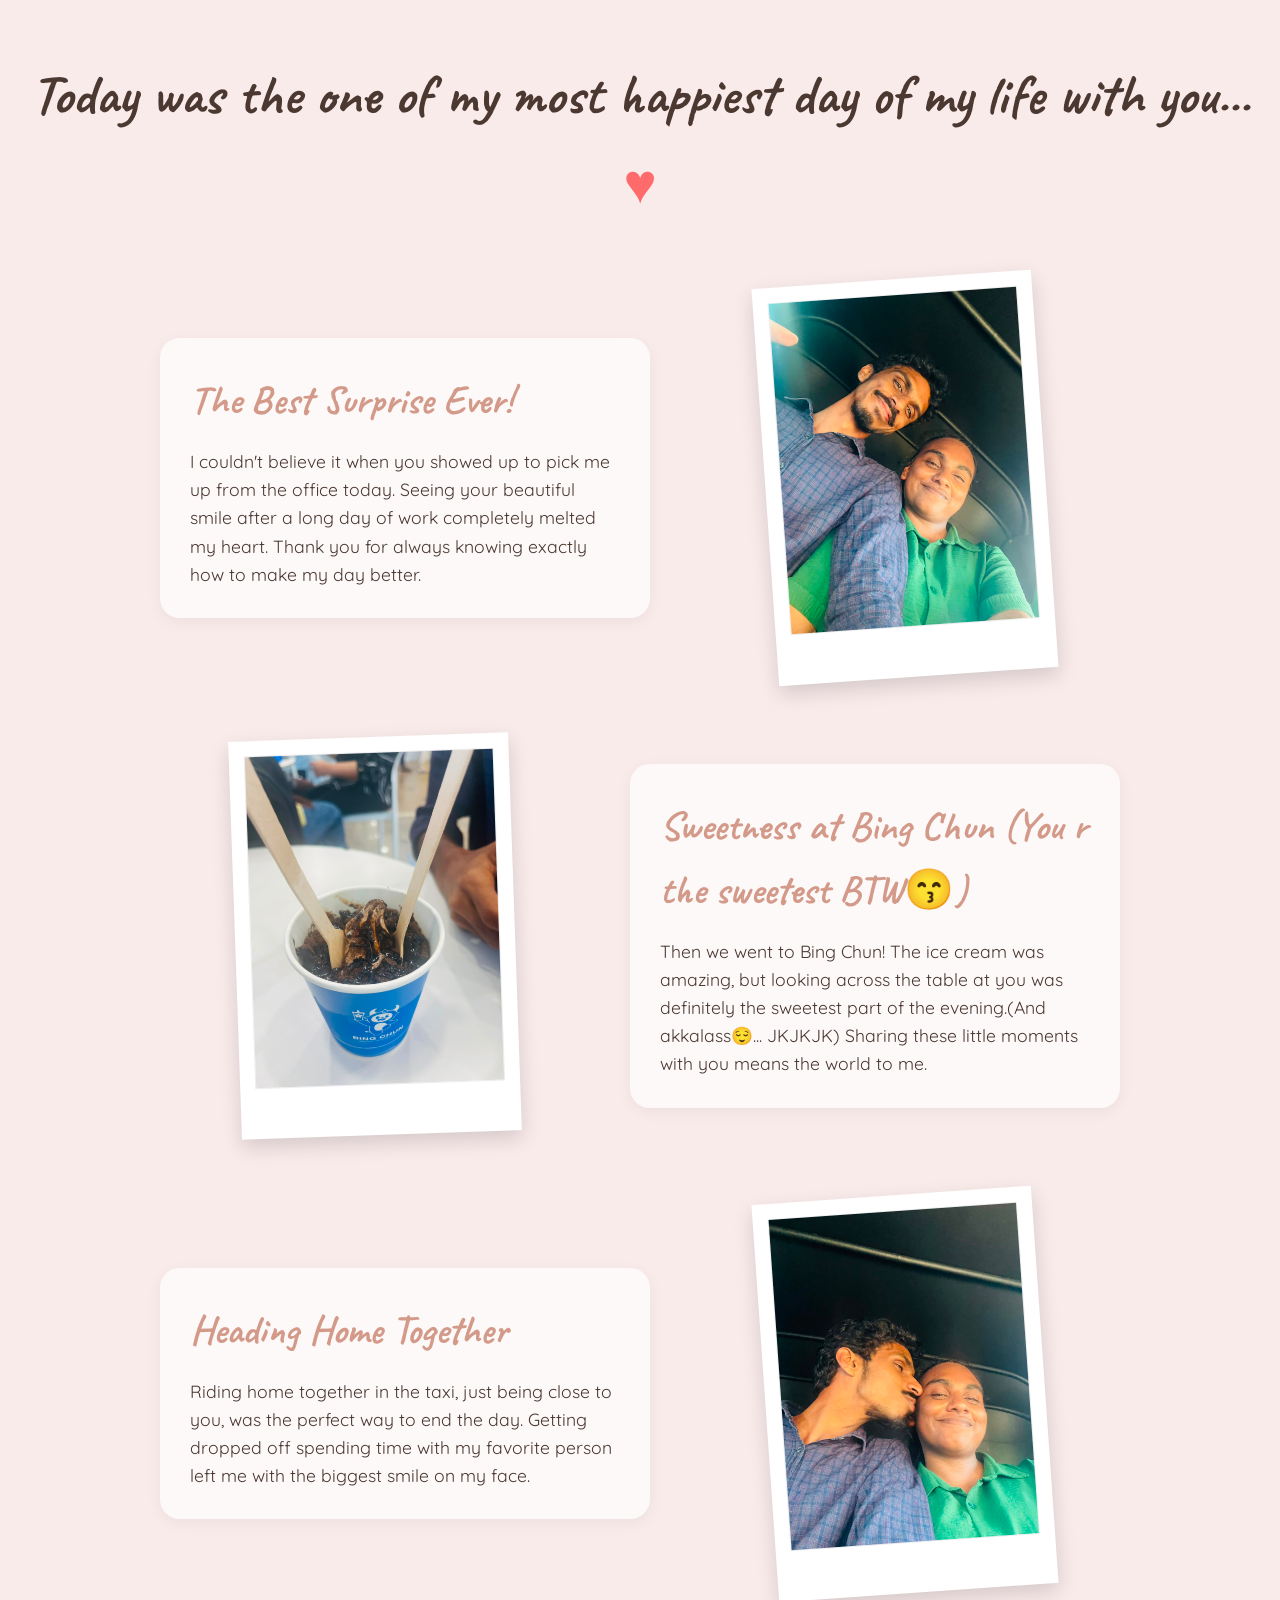
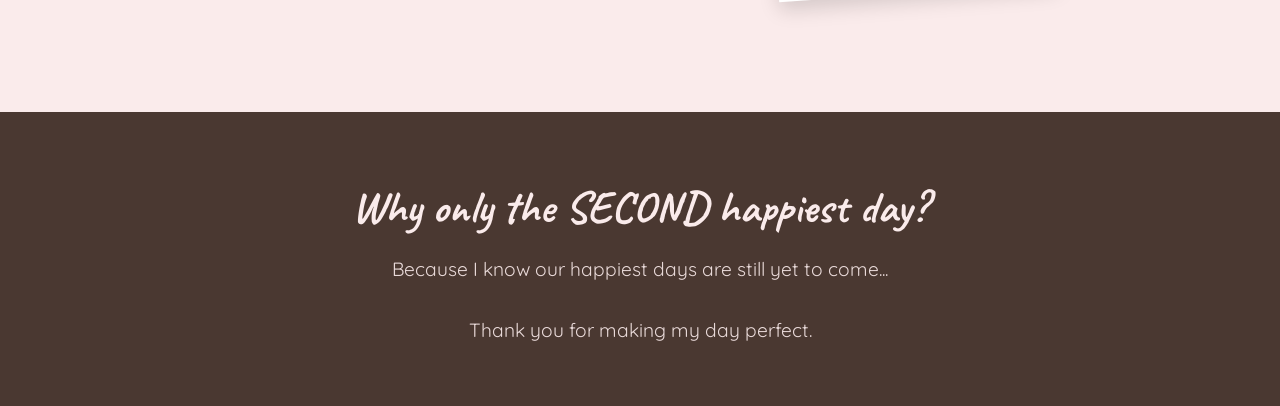
<file: pathushi/surprise-v3/index.html>
<!DOCTYPE html>
<html lang="en">
<head>
    <meta charset="UTF-8">
    <meta name="viewport" content="width=device-width, initial-scale=1.0">
    <title>Our Special Day</title>
    <!-- Importing romantic and cute fonts from Google Fonts -->
    <link href="https://fonts.googleapis.com/css2?family=Caveat:wght@600;700&family=Quicksand:wght@400;600&display=swap" rel="stylesheet">
    
    <style>
        :root {
            --bg-color: #faebeb;
            --text-dark: #4a3831;
            --accent-color: #d49a89;
            --white: #ffffff;
        }

        * {
            box-sizing: border-box;
            margin: 0;
            padding: 0;
        }

        body {
            background-color: var(--bg-color);
            background-image: radial-gradient(#d49a89 0.5px, transparent 0.5px);
            background-size: 20px 20px;
            font-family: 'Quicksand', sans-serif;
            color: var(--text-dark);
            line-height: 1.6;
            overflow-x: hidden;
        }

        header {
            text-align: center;
            padding: 50px 20px 20px;
        }

        header h1 {
            font-family: 'Caveat', cursive;
            font-size: 3.5rem;
            color: var(--text-dark);
            margin-bottom: 10px;
        }

        .container {
            max-width: 1000px;
            margin: 0 auto;
            padding: 20px;
        }

        .memory-section {
            display: flex;
            align-items: center;
            justify-content: center;
            flex-wrap: wrap;
            gap: 40px;
            margin-bottom: 60px;
        }

        .memory-section:nth-child(even) {
            flex-direction: row-reverse;
        }

        .text-content {
            flex: 1;
            min-width: 300px;
            background: rgba(255, 255, 255, 0.7);
            padding: 30px;
            border-radius: 20px;
            box-shadow: 0 4px 15px rgba(0,0,0,0.05);
        }

        .text-content h2 {
            font-family: 'Caveat', cursive;
            font-size: 2.5rem;
            color: var(--accent-color);
            margin-bottom: 15px;
        }

        .text-content p {
            font-size: 1.1rem;
        }

        /* Polaroid Image Styling */
        .polaroid-wrapper {
            flex: 1;
            min-width: 300px;
            display: flex;
            justify-content: center;
            gap: 20px;
            flex-wrap: wrap;
        }

        .polaroid {
            background: var(--white);
            padding: 15px 15px 50px 15px;
            box-shadow: 0 8px 20px rgba(0,0,0,0.15);
            transition: transform 0.3s ease;
            max-width: 280px;
        }

        .polaroid img {
            width: 100%;
            height: auto;
            display: block;
            border: 1px solid #eee;
        }

        .polaroid:hover {
            transform: scale(1.05) rotate(0deg) !important;
            z-index: 10;
        }

        /* Slight rotations for the photos to look like a scrapbook */
        .rot-left { transform: rotate(-4deg); }
        .rot-right { transform: rotate(5deg); }
        .rot-slight-left { transform: rotate(-2deg); }

        footer {
            text-align: center;
            padding: 60px 20px;
            background-color: var(--text-dark);
            color: var(--bg-color);
            margin-top: 40px;
        }

        footer h3 {
            font-family: 'Caveat', cursive;
            font-size: 2.8rem;
            margin-bottom: 10px;
        }
        
        footer p {
            font-size: 1.2rem;
            opacity: 0.9;
        }

        /* Heart animation */
        .heart {
            color: #ff6b6b;
            display: inline-block;
            animation: beat 1s infinite alternate;
        }

        @keyframes beat {
            to { transform: scale(1.2); }
        }

        @media (max-width: 768px) {
            header h1 { font-size: 2.5rem; }
            .memory-section { gap: 20px; }
        }
    </style>
</head>
<body>

    <header>
        <h1>Today was the one of my most happiest day of my life with you... <span class="heart">♥</span></h1>
    </header>

    <div class="container">
        
        <!-- Section 1: The Surprise -->
        <div class="memory-section">
            <div class="text-content">
                <h2>The Best Surprise Ever!</h2>
                <p>I couldn't believe it when you showed up to pick me up from the office today. Seeing your beautiful smile after a long day of work completely melted my heart. Thank you for always knowing exactly how to make my day better.</p>
            </div>
            <div class="polaroid-wrapper">
                <div class="polaroid rot-left">
                    <img src="WhatsApp Image 2026-07-22 at 7.13.39 PM.jpeg" alt="Us smiling in the taxi">
                </div>
            </div>
        </div>

        <!-- Section 2: Bing Chun Date -->
        <div class="memory-section">
            <div class="text-content">
                <h2>Sweetness at Bing Chun (You r the sweetest BTW😙)</h2>
                <p>Then we went to Bing Chun! The ice cream was amazing, but looking across the table at you was definitely the sweetest part of the evening.(And akkalass😌... JKJKJK) Sharing these little moments with you means the world to me.</p>
            </div>
            <div class="polaroid-wrapper">
                <div class="polaroid rot-slight-left">
                    <img src="WhatsApp Image 2026-07-22 at 7.13.41 PM.jpeg" alt="Bing Chun Ice Cream">
                </div>
            </div>
        </div>

        <!-- Section 3: The Ride Home -->
        <div class="memory-section">
            <div class="text-content">
                <h2>Heading Home Together</h2>
                <p>Riding home together in the taxi, just being close to you, was the perfect way to end the day. Getting dropped off spending time with my favorite person left me with the biggest smile on my face.</p>
            </div>
            <div class="polaroid-wrapper">
                <div class="polaroid rot-left">
                    <img src="WhatsApp Image 2026-07-22 at 7.13.39 PM (1).jpeg" alt="Sweet kiss in the taxi">
                </div>
            </div>
        </div>

    </div>

    <footer>
        <h3>Why only the SECOND happiest day?</h3>
        <p>Because I know our happiest days are still yet to come... <br><br>Thank you for making my day perfect.</p>
    </footer>

</body>
</html>
</file>
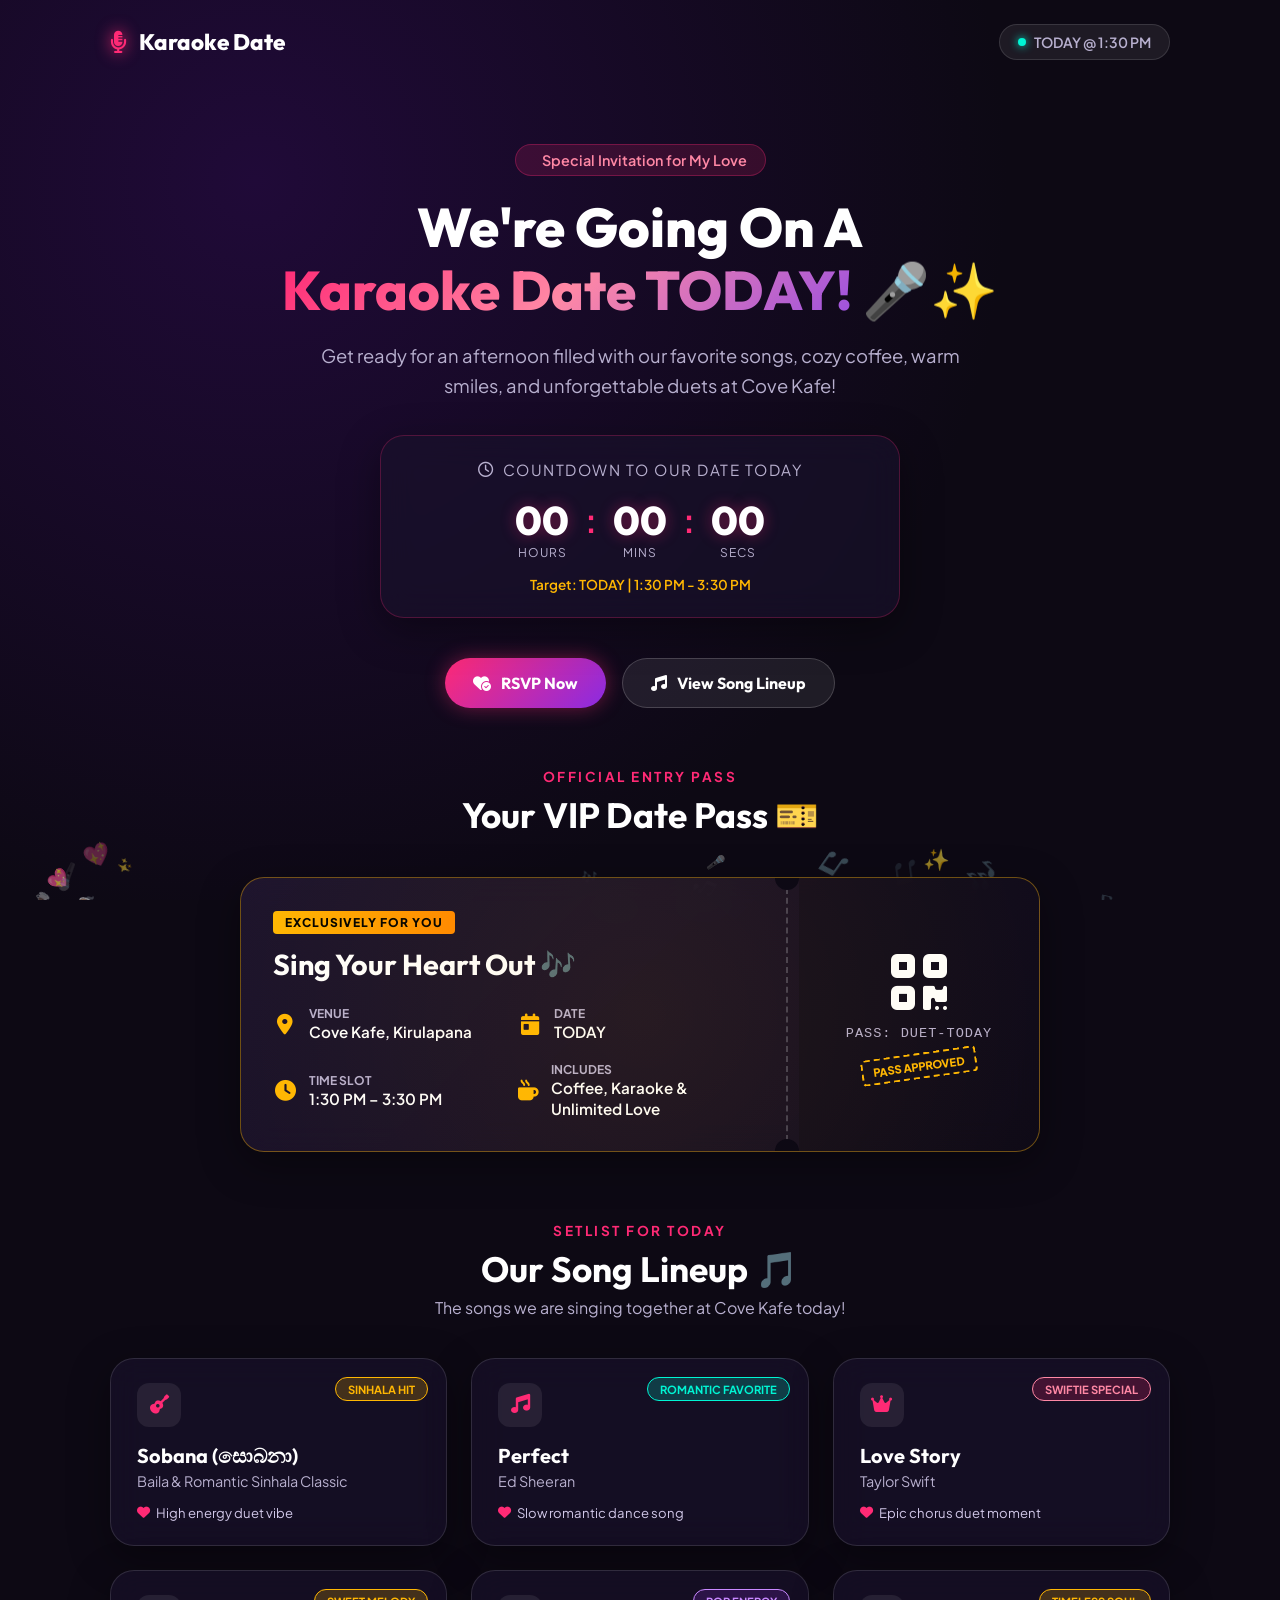
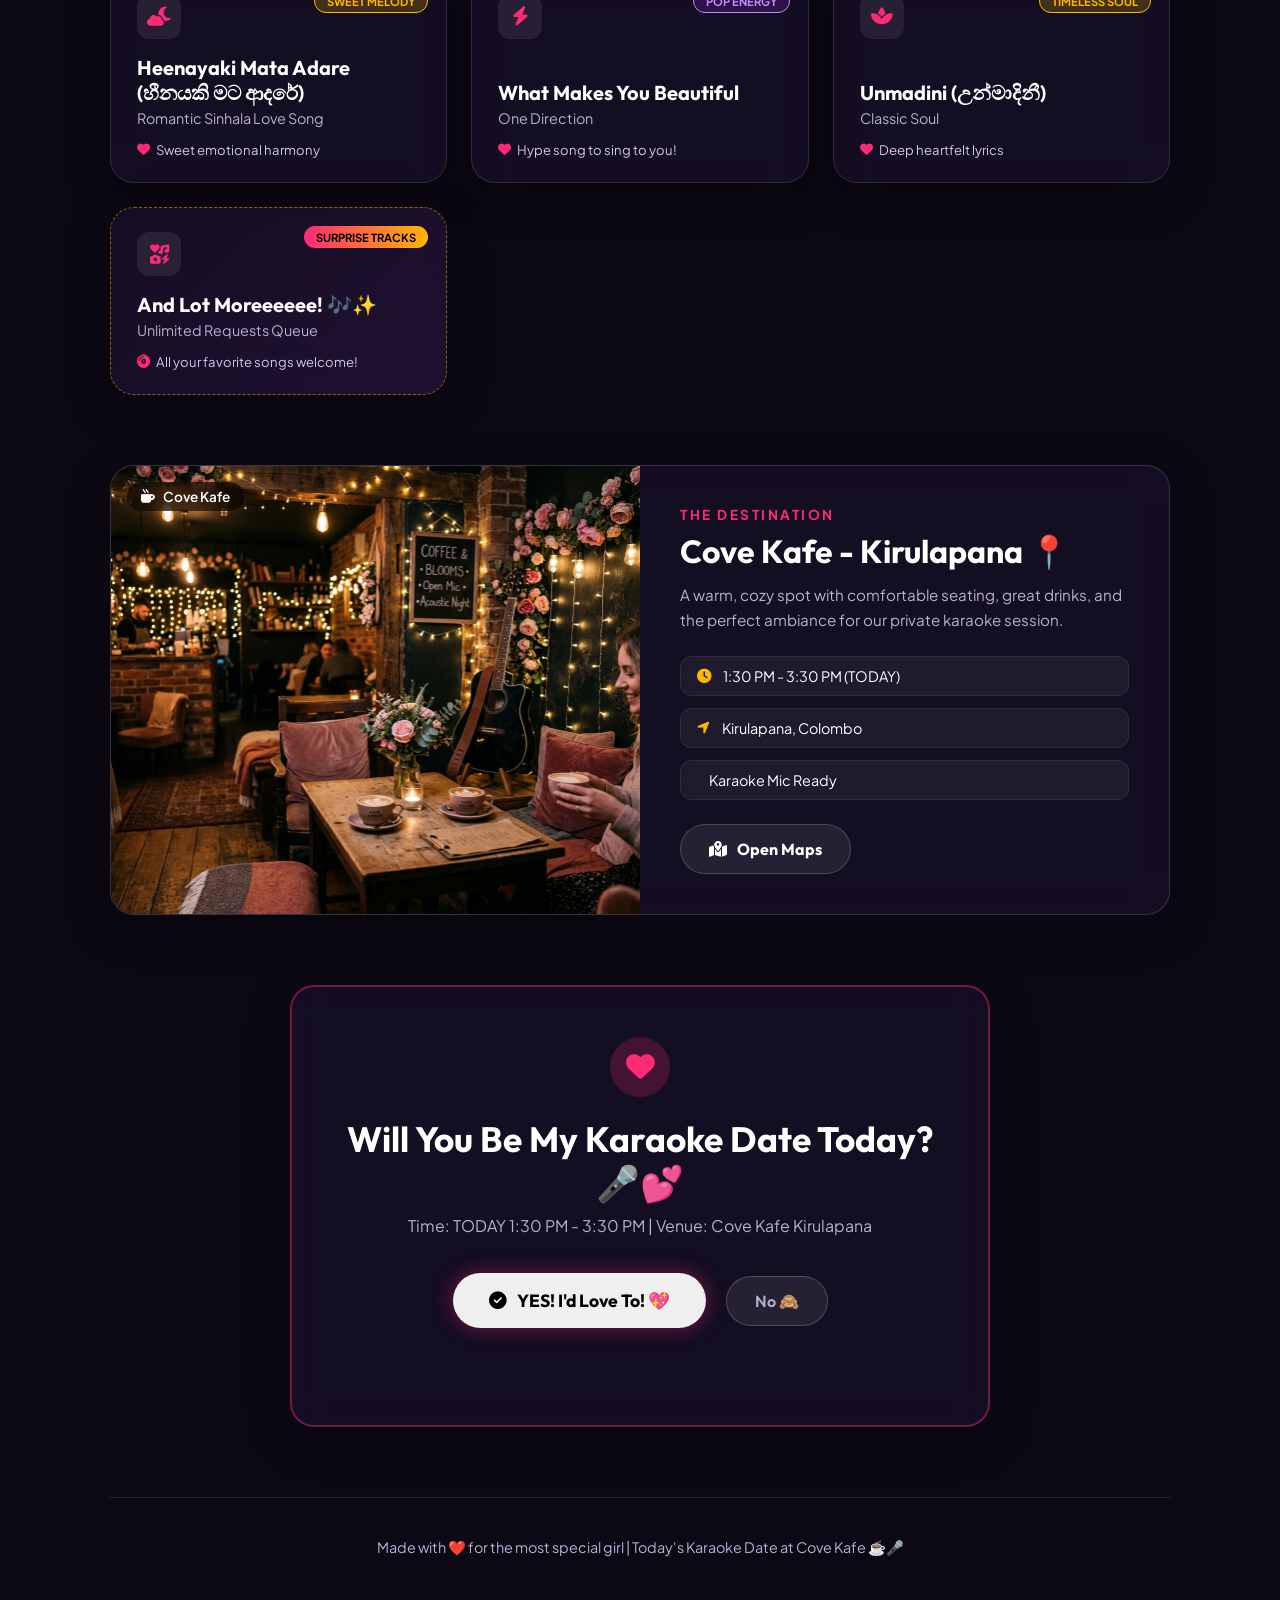
<file: pathushi/surprise-v4/index.html>
<!DOCTYPE html>
<html lang="en">
<head>
    <meta charset="UTF-8">
    <meta name="viewport" content="width=device-width, initial-scale=1.0">
    <title>Karaoke Date Invitation 🎤💖 | Cove Kafe Kirulapana</title>
    <!-- Google Fonts -->
    <link rel="preconnect" href="https://fonts.googleapis.com">
    <link rel="preconnect" href="https://fonts.gstatic.com" crossorigin>
    <link href="https://fonts.googleapis.com/css2?family=Outfit:wght@300;400;600;700;800&family=Pacifico&family=Plus+Jakarta+Sans:wght@400;600;700&display=swap" rel="stylesheet">
    <!-- FontAwesome Icons -->
    <link rel="stylesheet" href="https://cdnjs.cloudflare.com/ajax/libs/font-awesome/6.4.0/css/all.min.css">
    <link rel="stylesheet" href="style.css">
</head>
<body>
    <!-- Canvas for floating background hearts & sparkles -->
    <canvas id="bgCanvas"></canvas>

    <!-- Main Wrapper -->
    <div class="app-container">
        <!-- Header Bar -->
        <header class="navbar">
            <div class="logo">
                <i class="fa-solid fa-microphone-lines glow-icon"></i>
                <span>Karaoke Date</span>
            </div>
            <div class="header-status">
                <span class="pulse-dot"></span> TODAY @ 1:30 PM
            </div>
        </header>

        <!-- Hero Section -->
        <section class="hero-section">
            <div class="hero-badge">
                <i class="fa-solid fa-sparkles"></i> Special Invitation for My Love
            </div>
            <h1 class="hero-title">
                We're Going On A <br>
                <span class="gradient-text">Karaoke Date TODAY!</span> 🎤✨
            </h1>
            <p class="hero-subtitle">
                Get ready for an afternoon filled with our favorite songs, cozy coffee, warm smiles, and unforgettable duets at Cove Kafe!
            </p>

            <!-- Countdown Timer Card -->
            <div class="countdown-card glass-panel">
                <div class="countdown-title">
                    <i class="fa-regular fa-clock"></i> Countdown to Our Date Today
                </div>
                <div class="timer-grid">
                    <div class="timer-box">
                        <span id="hours">00</span>
                        <label>Hours</label>
                    </div>
                    <div class="timer-colon">:</div>
                    <div class="timer-box">
                        <span id="minutes">00</span>
                        <label>Mins</label>
                    </div>
                    <div class="timer-colon">:</div>
                    <div class="timer-box">
                        <span id="seconds">00</span>
                        <label>Secs</label>
                    </div>
                </div>
                <div class="countdown-target">Target: TODAY | 1:30 PM - 3:30 PM</div>
            </div>

            <div class="hero-actions">
                <a href="#rsvp" class="btn btn-primary glow-btn">
                    <i class="fa-solid fa-heart-circle-check"></i> RSVP Now
                </a>
                <a href="#playlist" class="btn btn-secondary">
                    <i class="fa-solid fa-music"></i> View Song Lineup
                </a>
            </div>
        </section>

        <!-- VIP Ticket Card Section -->
        <section class="section-container">
            <div class="section-header">
                <span class="sub-heading">Official Entry Pass</span>
                <h2>Your VIP Date Pass 🎫</h2>
            </div>
            <div class="ticket-wrapper">
                <div class="vip-ticket glass-panel">
                    <div class="ticket-left">
                        <div class="ticket-tag">EXCLUSIVELY FOR YOU</div>
                        <h3 class="ticket-title">Sing Your Heart Out 🎶</h3>
                        <div class="ticket-details">
                            <div class="detail-item">
                                <i class="fa-solid fa-location-dot"></i>
                                <div>
                                    <strong>Venue</strong>
                                    <span>Cove Kafe, Kirulapana</span>
                                </div>
                            </div>
                            <div class="detail-item">
                                <i class="fa-solid fa-calendar-day"></i>
                                <div>
                                    <strong>Date</strong>
                                    <span>TODAY</span>
                                </div>
                            </div>
                            <div class="detail-item">
                                <i class="fa-solid fa-clock"></i>
                                <div>
                                    <strong>Time Slot</strong>
                                    <span>1:30 PM – 3:30 PM</span>
                                </div>
                            </div>
                            <div class="detail-item">
                                <i class="fa-solid fa-mug-hot"></i>
                                <div>
                                    <strong>Includes</strong>
                                    <span>Coffee, Karaoke & Unlimited Love</span>
                                </div>
                            </div>
                        </div>
                    </div>
                    <div class="ticket-divider">
                        <div class="notch top"></div>
                        <div class="dashed-line"></div>
                        <div class="notch bottom"></div>
                    </div>
                    <div class="ticket-right">
                        <div class="barcode-area">
                            <i class="fa-solid fa-qrcode qr-icon"></i>
                            <span class="pass-code">PASS: DUET-TODAY</span>
                            <div class="vip-seal">PASS APPROVED</div>
                        </div>
                    </div>
                </div>
            </div>
        </section>

        <!-- Playlist Section (Clean Cards Only) -->
        <section id="playlist" class="section-container">
            <div class="section-header">
                <span class="sub-heading">Setlist For Today</span>
                <h2>Our Song Lineup 🎵</h2>
                <p>The songs we are singing together at Cove Kafe today!</p>
            </div>

            <!-- Songs Grid -->
            <div class="songs-grid">

                <!-- Song 1: Sobana -->
                <div class="song-card glass-panel">
                    <div class="song-badge sinhala-badge">Sinhala Hit</div>
                    <div class="song-icon"><i class="fa-solid fa-guitar"></i></div>
                    <div class="song-info">
                        <h3>Sobana (සොබනා)</h3>
                        <p class="artist">Baila & Romantic Sinhala Classic</p>
                        <span class="vibe"><i class="fa-solid fa-heart"></i> High energy duet vibe</span>
                    </div>
                </div>

                <!-- Song 2: Perfect - Ed Sheeran -->
                <div class="song-card glass-panel">
                    <div class="song-badge english-badge">Romantic Favorite</div>
                    <div class="song-icon"><i class="fa-solid fa-music"></i></div>
                    <div class="song-info">
                        <h3>Perfect</h3>
                        <p class="artist">Ed Sheeran</p>
                        <span class="vibe"><i class="fa-solid fa-heart"></i> Slow romantic dance song</span>
                    </div>
                </div>

                <!-- Song 3: Love Story - Taylor Swift -->
                <div class="song-card glass-panel">
                    <div class="song-badge swiftie-badge">Swiftie Special</div>
                    <div class="song-icon"><i class="fa-solid fa-crown"></i></div>
                    <div class="song-info">
                        <h3>Love Story</h3>
                        <p class="artist">Taylor Swift</p>
                        <span class="vibe"><i class="fa-solid fa-heart"></i> Epic chorus duet moment</span>
                    </div>
                </div>

                <!-- Song 4: Heenayaki Mata Adare -->
                <div class="song-card glass-panel">
                    <div class="song-badge sinhala-badge">Sweet Melody</div>
                    <div class="song-icon"><i class="fa-solid fa-cloud-moon"></i></div>
                    <div class="song-info">
                        <h3>Heenayaki Mata Adare (හීනයකි මට ආදරේ)</h3>
                        <p class="artist">Romantic Sinhala Love Song</p>
                        <span class="vibe"><i class="fa-solid fa-heart"></i> Sweet emotional harmony</span>
                    </div>
                </div>

                <!-- Song 5: What Makes You Beautiful -->
                <div class="song-card glass-panel">
                    <div class="song-badge pop-badge">Pop Energy</div>
                    <div class="song-icon"><i class="fa-solid fa-bolt"></i></div>
                    <div class="song-info">
                        <h3>What Makes You Beautiful</h3>
                        <p class="artist">One Direction</p>
                        <span class="vibe"><i class="fa-solid fa-heart"></i> Hype song to sing to you!</span>
                    </div>
                </div>

                <!-- Song 6: Unmadini -->
                <div class="song-card glass-panel">
                    <div class="song-badge sinhala-badge">Timeless Soul</div>
                    <div class="song-icon"><i class="fa-solid fa-spa"></i></div>
                    <div class="song-info">
                        <h3>Unmadini (උන්මාදිනී)</h3>
                        <p class="artist">Classic Soul</p>
                        <span class="vibe"><i class="fa-solid fa-heart"></i> Deep heartfelt lyrics</span>
                    </div>
                </div>

                <!-- Song 7: And Lot More -->
                <div class="song-card glass-panel mystery-card">
                    <div class="song-badge surprise-badge">Surprise Tracks</div>
                    <div class="song-icon"><i class="fa-solid fa-icons"></i></div>
                    <div class="song-info">
                        <h3>And Lot Moreeeeee! 🎶✨</h3>
                        <p class="artist">Unlimited Requests Queue</p>
                        <span class="vibe"><i class="fa-solid fa-compact-disc"></i> All your favorite songs welcome!</span>
                    </div>
                </div>

            </div>
        </section>

        <!-- Location & Café Vibe Section -->
        <section class="section-container">
            <div class="location-card glass-panel">
                <div class="location-image">
                    <img src="assets/cove_kafe.jpg" alt="Cove Kafe Kirulapana Vibe">
                    <div class="img-overlay">
                        <span class="cafe-tag"><i class="fa-solid fa-mug-hot"></i> Cove Kafe</span>
                    </div>
                </div>
                <div class="location-content">
                    <span class="sub-heading">The Destination</span>
                    <h2>Cove Kafe - Kirulapana 📍</h2>
                    <p>
                        A warm, cozy spot with comfortable seating, great drinks, and the perfect ambiance for our private karaoke session.
                    </p>
                    <div class="location-info-list">
                        <div class="info-pill">
                            <i class="fa-solid fa-clock"></i> 1:30 PM - 3:30 PM (TODAY)
                        </div>
                        <div class="info-pill">
                            <i class="fa-solid fa-location-arrow"></i> Kirulapana, Colombo
                        </div>
                        <div class="info-pill">
                            <i class="fa-solid fa-microphone-stand"></i> Karaoke Mic Ready
                        </div>
                    </div>
                    <div class="location-actions">
                        <a href="https://maps.google.com/?q=Cove+Kafe+Kirulapana" target="_blank" class="btn btn-secondary">
                            <i class="fa-solid fa-map-location-dot"></i> Open Maps
                        </a>
                    </div>
                </div>
            </div>
        </section>

        <!-- RSVP Section -->
        <section id="rsvp" class="section-container rsvp-section">
            <div class="rsvp-card glass-panel">
                <div class="heart-pulse-icon">
                    <i class="fa-solid fa-heart"></i>
                </div>
                <h2>Will You Be My Karaoke Date Today? 🎤💕</h2>
                <p>Time: TODAY 1:30 PM - 3:30 PM | Venue: Cove Kafe Kirulapana</p>

                <div class="rsvp-buttons">
                    <button class="btn btn-yes glow-btn" id="yes-btn">
                        <i class="fa-solid fa-circle-check"></i> YES! I'd Love To! 💖
                    </button>
                    <button class="btn btn-no" id="no-btn">
                        No 🙈
                    </button>
                </div>
                <div id="no-playful-msg" class="playful-msg"></div>
            </div>
        </section>

        <!-- Footer -->
        <footer class="footer">
            <p>Made with ❤️ for the most special girl | Today's Karaoke Date at Cove Kafe ☕🎤</p>
        </footer>

    </div>

    <!-- Celebration Modal upon RSVP YES -->
    <div class="modal-overlay" id="rsvp-modal">
        <div class="modal-content glass-panel">
            <button class="modal-close" id="modal-close">&times;</button>
            <div class="modal-icon">
                <i class="fa-solid fa-champagne-glasses"></i>
            </div>
            <h2>IT'S A DATE TODAY! 🎉💖</h2>
            <p class="modal-sub">I can't wait to sing all these songs with you today at 1:30 PM!</p>
            
            <div class="modal-summary">
                <div class="sum-row">
                    <i class="fa-solid fa-calendar"></i>
                    <span>Date: TODAY</span>
                </div>
                <div class="sum-row">
                    <i class="fa-solid fa-clock"></i>
                    <span>Time: 1:30 PM - 3:30 PM</span>
                </div>
                <div class="sum-row">
                    <i class="fa-solid fa-location-dot"></i>
                    <span>Venue: Cove Kafe, Kirulapana</span>
                </div>
            </div>

            <button class="btn btn-primary glow-btn full-width" id="add-calendar-btn">
                <i class="fa-solid fa-heart"></i> See You at 1:30 PM! 💕
            </button>
        </div>
    </div>

    <!-- JS Script -->
    <script src="script.js"></script>
</body>
</html>
</file>
<file: pathushi/surprise-v4/style.css>
/* ==========================================================================
   Design System & Global Variables
   ========================================================================== */
:root {
    --bg-dark: #0d0914;
    --bg-card: rgba(26, 17, 43, 0.65);
    --border-glass: rgba(255, 255, 255, 0.12);
    --primary-pink: #ff2a75;
    --primary-pink-glow: rgba(255, 42, 117, 0.4);
    --primary-purple: #8a2be2;
    --accent-gold: #ffb703;
    --accent-cyan: #00f5d4;
    --text-main: #ffffff;
    --text-muted: #b8b0cf;
    --font-heading: 'Outfit', sans-serif;
    --font-script: 'Pacifico', cursive;
    --font-body: 'Plus Jakarta Sans', sans-serif;
    --radius-lg: 24px;
    --radius-md: 16px;
    --radius-sm: 10px;
    --transition: all 0.3s cubic-bezier(0.4, 0, 0.2, 1);
}

/* Base Styles */
* {
    margin: 0;
    padding: 0;
    box-sizing: border-box;
}

html {
    scroll-behavior: smooth;
    font-family: var(--font-body);
    background-color: var(--bg-dark);
    color: var(--text-main);
    overflow-x: hidden;
}

body {
    min-height: 100vh;
    position: relative;
    background: radial-gradient(circle at 20% 20%, #200a38 0%, #0d0914 60%),
                radial-gradient(circle at 80% 80%, #3a002c 0%, #0d0914 60%);
    background-attachment: fixed;
}

/* Background Canvas */
#bgCanvas {
    position: fixed;
    top: 0;
    left: 0;
    width: 100vw;
    height: 100vh;
    pointer-events: none;
    z-index: 0;
}

/* Main Container */
.app-container {
    position: relative;
    z-index: 1;
    max-width: 1100px;
    margin: 0 auto;
    padding: 0 20px 60px;
}

/* Reusable Glass Panel */
.glass-panel {
    background: var(--bg-card);
    backdrop-filter: blur(16px);
    -webkit-backdrop-filter: blur(16px);
    border: 1px solid var(--border-glass);
    box-shadow: 0 12px 40px 0 rgba(0, 0, 0, 0.37);
    border-radius: var(--radius-lg);
}

/* Typography Utilities */
.gradient-text {
    background: linear-gradient(135deg, #ff2a75 0%, #ff88a5 50%, #9b51e0 100%);
    -webkit-background-clip: text;
    -webkit-text-fill-color: transparent;
    display: inline-block;
}

.sub-heading {
    text-transform: uppercase;
    letter-spacing: 2.5px;
    font-size: 0.85rem;
    font-weight: 700;
    color: var(--primary-pink);
    margin-bottom: 8px;
    display: block;
}

/* Buttons */
.btn {
    display: inline-flex;
    align-items: center;
    justify-content: center;
    gap: 10px;
    padding: 14px 28px;
    border-radius: 50px;
    font-family: var(--font-heading);
    font-weight: 700;
    font-size: 1rem;
    cursor: pointer;
    text-decoration: none;
    transition: var(--transition);
    border: none;
    outline: none;
}

.btn-primary {
    background: linear-gradient(135deg, var(--primary-pink), var(--primary-purple));
    color: #fff;
}

.btn-primary:hover {
    transform: translateY(-3px) scale(1.02);
    box-shadow: 0 10px 25px var(--primary-pink-glow);
}

.btn-secondary {
    background: rgba(255, 255, 255, 0.08);
    color: var(--text-main);
    border: 1px solid rgba(255, 255, 255, 0.18);
}

.btn-secondary:hover {
    background: rgba(255, 255, 255, 0.15);
    transform: translateY(-3px);
}

.glow-btn {
    box-shadow: 0 0 20px var(--primary-pink-glow);
}

/* ==========================================================================
   Header & Navbar
   ========================================================================== */
.navbar {
    display: flex;
    justify-content: space-between;
    align-items: center;
    padding: 24px 0;
    margin-bottom: 20px;
}

.logo {
    display: flex;
    align-items: center;
    gap: 12px;
    font-family: var(--font-heading);
    font-size: 1.4rem;
    font-weight: 800;
}

.glow-icon {
    color: var(--primary-pink);
    filter: drop-shadow(0 0 8px var(--primary-pink));
}

.header-status {
    background: rgba(255, 255, 255, 0.07);
    border: 1px solid var(--border-glass);
    padding: 8px 18px;
    border-radius: 30px;
    font-size: 0.88rem;
    font-weight: 600;
    display: flex;
    align-items: center;
    gap: 8px;
    color: var(--text-muted);
}

.pulse-dot {
    width: 8px;
    height: 8px;
    background-color: var(--accent-cyan);
    border-radius: 50%;
    box-shadow: 0 0 8px var(--accent-cyan);
    animation: pulse 1.5s infinite;
}

@keyframes pulse {
    0%, 100% { transform: scale(1); opacity: 1; }
    50% { transform: scale(1.4); opacity: 0.5; }
}

/* ==========================================================================
   Hero Section
   ========================================================================== */
.hero-section {
    text-align: center;
    padding: 40px 10px 60px;
    display: flex;
    flex-direction: column;
    align-items: center;
}

.hero-badge {
    background: rgba(255, 42, 117, 0.15);
    border: 1px solid rgba(255, 42, 117, 0.3);
    color: #ff88a5;
    padding: 6px 18px;
    border-radius: 20px;
    font-size: 0.9rem;
    font-weight: 600;
    margin-bottom: 20px;
    display: inline-flex;
    align-items: center;
    gap: 8px;
}

.hero-title {
    font-family: var(--font-heading);
    font-size: 3.4rem;
    font-weight: 800;
    line-height: 1.15;
    margin-bottom: 20px;
}

.hero-subtitle {
    font-size: 1.15rem;
    color: var(--text-muted);
    max-width: 650px;
    line-height: 1.6;
    margin-bottom: 35px;
}

/* Countdown Card */
.countdown-card {
    padding: 24px 36px;
    margin-bottom: 40px;
    max-width: 520px;
    width: 100%;
    border: 1px solid rgba(255, 42, 117, 0.25);
}

.countdown-title {
    font-size: 0.95rem;
    text-transform: uppercase;
    letter-spacing: 1.5px;
    color: var(--text-muted);
    margin-bottom: 16px;
    display: flex;
    align-items: center;
    justify-content: center;
    gap: 8px;
}

.timer-grid {
    display: flex;
    justify-content: center;
    align-items: center;
    gap: 16px;
}

.timer-box {
    display: flex;
    flex-direction: column;
    align-items: center;
}

.timer-box span {
    font-family: var(--font-heading);
    font-size: 2.5rem;
    font-weight: 800;
    color: #fff;
    text-shadow: 0 0 15px var(--primary-pink-glow);
}

.timer-box label {
    font-size: 0.75rem;
    color: var(--text-muted);
    text-transform: uppercase;
    letter-spacing: 1px;
}

.timer-colon {
    font-size: 2rem;
    font-weight: 700;
    color: var(--primary-pink);
    margin-top: -15px;
}

.countdown-target {
    margin-top: 16px;
    font-size: 0.85rem;
    color: var(--accent-gold);
    font-weight: 600;
}

.hero-actions {
    display: flex;
    gap: 16px;
    flex-wrap: wrap;
    justify-content: center;
}

/* ==========================================================================
   Section Containers & Headers
   ========================================================================== */
.section-container {
    margin-bottom: 70px;
}

.section-header {
    text-align: center;
    margin-bottom: 40px;
}

.section-header h2 {
    font-family: var(--font-heading);
    font-size: 2.2rem;
    font-weight: 700;
}

.section-header p {
    color: var(--text-muted);
    font-size: 1rem;
    margin-top: 6px;
}

/* ==========================================================================
   VIP Ticket Card
   ========================================================================== */
.ticket-wrapper {
    display: flex;
    justify-content: center;
}

.vip-ticket {
    display: flex;
    width: 100%;
    max-width: 800px;
    border: 1px solid rgba(255, 183, 3, 0.4);
    background: linear-gradient(135deg, rgba(30, 20, 50, 0.85), rgba(15, 10, 30, 0.95));
    position: relative;
    overflow: hidden;
}

.vip-ticket::before {
    content: '';
    position: absolute;
    top: -50%;
    left: -50%;
    width: 200%;
    height: 200%;
    background: radial-gradient(circle, rgba(255, 183, 3, 0.08) 0%, transparent 60%);
    pointer-events: none;
}

.ticket-left {
    padding: 32px;
    flex: 1;
}

.ticket-tag {
    display: inline-block;
    background: linear-gradient(90deg, var(--accent-gold), #ff8800);
    color: #000;
    font-weight: 800;
    font-size: 0.75rem;
    padding: 4px 12px;
    border-radius: 4px;
    margin-bottom: 12px;
    letter-spacing: 1px;
}

.ticket-title {
    font-family: var(--font-heading);
    font-size: 1.8rem;
    color: #fff;
    margin-bottom: 24px;
}

.ticket-details {
    display: grid;
    grid-template-columns: repeat(2, 1fr);
    gap: 20px;
}

.detail-item {
    display: flex;
    align-items: center;
    gap: 12px;
}

.detail-item i {
    font-size: 1.3rem;
    color: var(--accent-gold);
    width: 24px;
    text-align: center;
}

.detail-item strong {
    display: block;
    font-size: 0.75rem;
    color: var(--text-muted);
    text-transform: uppercase;
}

.detail-item span {
    font-size: 0.95rem;
    font-weight: 600;
}

.ticket-divider {
    width: 24px;
    position: relative;
    display: flex;
    flex-direction: column;
    align-items: center;
    justify-content: space-between;
}

.ticket-divider .notch {
    width: 24px;
    height: 24px;
    background-color: var(--bg-dark);
    border-radius: 50%;
    position: absolute;
    left: 0;
}

.ticket-divider .notch.top { top: -12px; }
.ticket-divider .notch.bottom { bottom: -12px; }

.dashed-line {
    border-left: 2px dashed rgba(255, 255, 255, 0.2);
    height: 100%;
}

.ticket-right {
    padding: 32px;
    width: 240px;
    display: flex;
    align-items: center;
    justify-content: center;
    background: rgba(0, 0, 0, 0.2);
}

.barcode-area {
    display: flex;
    flex-direction: column;
    align-items: center;
    gap: 12px;
    text-align: center;
}

.qr-icon {
    font-size: 4rem;
    color: #fff;
}

.pass-code {
    font-family: monospace;
    font-size: 0.85rem;
    color: var(--text-muted);
    letter-spacing: 1px;
}

.vip-seal {
    border: 2px dashed var(--accent-gold);
    color: var(--accent-gold);
    padding: 4px 10px;
    font-size: 0.7rem;
    font-weight: 800;
    border-radius: 4px;
    transform: rotate(-8deg);
}

/* ==========================================================================
   Songs Grid (Clean Compact Cards)
   ========================================================================== */
.songs-grid {
    display: grid;
    grid-template-columns: repeat(auto-fill, minmax(310px, 1fr));
    gap: 24px;
}

.song-card {
    padding: 24px 26px;
    position: relative;
    transition: var(--transition);
    display: flex;
    flex-direction: column;
    justify-content: space-between;
}

.song-card:hover {
    transform: translateY(-6px);
    border-color: rgba(255, 42, 117, 0.5);
    box-shadow: 0 12px 35px rgba(255, 42, 117, 0.22);
}

.song-badge {
    position: absolute;
    top: 18px;
    right: 18px;
    font-size: 0.7rem;
    font-weight: 700;
    padding: 4px 12px;
    border-radius: 12px;
    text-transform: uppercase;
}

.sinhala-badge { background: rgba(255, 183, 3, 0.2); color: var(--accent-gold); border: 1px solid var(--accent-gold); }
.english-badge { background: rgba(0, 245, 212, 0.2); color: var(--accent-cyan); border: 1px solid var(--accent-cyan); }
.swiftie-badge { background: rgba(255, 42, 117, 0.2); color: #ff88a5; border: 1px solid #ff88a5; }
.pop-badge { background: rgba(138, 43, 226, 0.2); color: #c888ff; border: 1px solid #c888ff; }
.surprise-badge { background: linear-gradient(90deg, #ff2a75, #ffb703); color: #000; }

.song-icon {
    width: 44px;
    height: 44px;
    border-radius: 12px;
    background: rgba(255, 255, 255, 0.08);
    display: flex;
    align-items: center;
    justify-content: center;
    font-size: 1.2rem;
    color: var(--primary-pink);
    margin-bottom: 16px;
}

.song-info h3 {
    font-family: var(--font-heading);
    font-size: 1.25rem;
    margin-bottom: 4px;
}

.song-info .artist {
    color: var(--text-muted);
    font-size: 0.9rem;
    margin-bottom: 10px;
}

.song-info .vibe {
    display: inline-flex;
    align-items: center;
    gap: 6px;
    font-size: 0.82rem;
    color: #d1c8e8;
}

.song-info .vibe i {
    color: var(--primary-pink);
}

.mystery-card {
    border: 1px dashed rgba(255, 183, 3, 0.5);
    background: linear-gradient(135deg, rgba(30, 20, 50, 0.5), rgba(40, 20, 60, 0.7));
}

/* ==========================================================================
   Location & Cafe Vibe Card
   ========================================================================== */
.location-card {
    display: grid;
    grid-template-columns: 1fr 1fr;
    overflow: hidden;
    border: 1px solid rgba(255, 255, 255, 0.15);
}

.location-image {
    position: relative;
    height: 100%;
    min-height: 280px;
}

.location-image img {
    width: 100%;
    height: 100%;
    object-fit: cover;
}

.img-overlay {
    position: absolute;
    top: 16px;
    left: 16px;
}

.cafe-tag {
    background: rgba(0, 0, 0, 0.6);
    backdrop-filter: blur(8px);
    color: #fff;
    padding: 6px 14px;
    border-radius: 20px;
    font-size: 0.85rem;
    font-weight: 600;
    display: flex;
    align-items: center;
    gap: 8px;
}

.location-content {
    padding: 40px;
    display: flex;
    flex-direction: column;
    justify-content: center;
}

.location-content h2 {
    font-family: var(--font-heading);
    font-size: 2rem;
    margin-bottom: 12px;
}

.location-content p {
    color: var(--text-muted);
    font-size: 0.95rem;
    line-height: 1.6;
    margin-bottom: 24px;
}

.location-info-list {
    display: flex;
    flex-direction: column;
    gap: 12px;
    margin-bottom: 24px;
}

.info-pill {
    background: rgba(255, 255, 255, 0.05);
    padding: 10px 16px;
    border-radius: 12px;
    font-size: 0.9rem;
    display: flex;
    align-items: center;
    gap: 12px;
    border: 1px solid rgba(255, 255, 255, 0.08);
}

.info-pill i {
    color: var(--accent-gold);
}

/* ==========================================================================
   Envelope / Secret Note Section
   ========================================================================== */
.envelope-wrapper {
    display: flex;
    justify-content: center;
}

.envelope-card {
    text-align: center;
    padding: 40px;
    max-width: 650px;
    width: 100%;
    border: 1px solid rgba(255, 42, 117, 0.3);
}

.envelope-icon {
    font-size: 3rem;
    color: var(--primary-pink);
    margin-bottom: 16px;
}

.envelope-card h3 {
    font-family: var(--font-heading);
    font-size: 1.6rem;
    margin-bottom: 8px;
}

.envelope-teaser {
    color: var(--text-muted);
    margin-bottom: 24px;
}

.envelope-message {
    margin-top: 24px;
    padding: 24px;
    background: rgba(255, 42, 117, 0.08);
    border-radius: var(--radius-md);
    border: 1px dashed rgba(255, 42, 117, 0.4);
    animation: fadeIn 0.5s ease-in;
}

.envelope-message.hidden {
    display: none;
}

.quote {
    font-family: var(--font-script);
    font-size: 1.35rem;
    line-height: 1.6;
    color: #ffe5ec;
    margin-bottom: 12px;
}

.signature {
    display: block;
    font-weight: 700;
    color: var(--primary-pink);
}

/* ==========================================================================
   RSVP Section
   ========================================================================== */
.rsvp-section {
    display: flex;
    justify-content: center;
}

.rsvp-card {
    text-align: center;
    padding: 50px 30px;
    max-width: 700px;
    width: 100%;
    border: 2px solid rgba(255, 42, 117, 0.4);
    position: relative;
}

.heart-pulse-icon {
    width: 60px;
    height: 60px;
    border-radius: 50%;
    background: rgba(255, 42, 117, 0.2);
    display: flex;
    align-items: center;
    justify-content: center;
    margin: 0 auto 20px;
    font-size: 1.8rem;
    color: var(--primary-pink);
    animation: heartBeat 1.2s infinite;
}

@keyframes heartBeat {
    0%, 100% { transform: scale(1); }
    50% { transform: scale(1.15); }
}

.rsvp-card h2 {
    font-family: var(--font-heading);
    font-size: 2.2rem;
    margin-bottom: 10px;
}

.rsvp-card p {
    color: var(--text-muted);
    font-size: 1rem;
    margin-bottom: 35px;
}

.rsvp-buttons {
    display: flex;
    justify-content: center;
    align-items: center;
    gap: 20px;
    position: relative;
    min-height: 60px;
}

.btn-yes {
    padding: 16px 36px;
    font-size: 1.1rem;
}

.btn-no {
    background: rgba(255, 255, 255, 0.08);
    border: 1px solid rgba(255, 255, 255, 0.2);
    color: var(--text-muted);
    padding: 14px 28px;
    border-radius: 50px;
    font-family: var(--font-heading);
    font-weight: 600;
    cursor: pointer;
    transition: left 0.2s ease, top 0.2s ease, transform 0.2s ease;
}

.playful-msg {
    margin-top: 20px;
    font-size: 0.9rem;
    color: var(--accent-gold);
    font-weight: 600;
    min-height: 24px;
}

/* ==========================================================================
   Footer
   ========================================================================== */
.footer {
    text-align: center;
    padding-top: 40px;
    border-top: 1px solid rgba(255, 255, 255, 0.1);
    color: var(--text-muted);
    font-size: 0.9rem;
}

/* ==========================================================================
   Celebration Modal
   ========================================================================== */
.modal-overlay {
    position: fixed;
    top: 0;
    left: 0;
    width: 100vw;
    height: 100vh;
    background: rgba(10, 5, 20, 0.85);
    backdrop-filter: blur(12px);
    z-index: 100;
    display: flex;
    align-items: center;
    justify-content: center;
    opacity: 0;
    pointer-events: none;
    transition: opacity 0.4s ease;
}

.modal-overlay.active {
    opacity: 1;
    pointer-events: auto;
}

.modal-content {
    width: 90%;
    max-width: 480px;
    padding: 40px 30px;
    text-align: center;
    position: relative;
    border: 1px solid rgba(255, 42, 117, 0.5);
    transform: scale(0.8);
    transition: transform 0.4s cubic-bezier(0.175, 0.885, 0.32, 1.275);
}

.modal-overlay.active .modal-content {
    transform: scale(1);
}

.modal-close {
    position: absolute;
    top: 16px;
    right: 20px;
    background: none;
    border: none;
    color: var(--text-muted);
    font-size: 1.8rem;
    cursor: pointer;
}

.modal-icon {
    font-size: 3.5rem;
    color: var(--accent-gold);
    margin-bottom: 16px;
    animation: bounce 1s infinite alternate;
}

@keyframes bounce {
    0% { transform: translateY(0); }
    100% { transform: translateY(-10px); }
}

.modal-content h2 {
    font-family: var(--font-heading);
    font-size: 2.2rem;
    color: var(--primary-pink);
    margin-bottom: 8px;
}

.modal-sub {
    color: var(--text-muted);
    font-size: 0.95rem;
    margin-bottom: 24px;
}

.modal-summary {
    background: rgba(255, 255, 255, 0.05);
    padding: 16px;
    border-radius: var(--radius-md);
    margin-bottom: 20px;
    text-align: left;
    display: flex;
    flex-direction: column;
    gap: 10px;
}

.sum-row {
    display: flex;
    align-items: center;
    gap: 12px;
    font-size: 0.9rem;
}

.sum-row i {
    color: var(--primary-pink);
    width: 20px;
}

.full-width {
    width: 100%;
}

/* Keyframes */
@keyframes fadeIn {
    from { opacity: 0; transform: translateY(10px); }
    to { opacity: 1; transform: translateY(0); }
}

/* Responsive */
@media (max-width: 768px) {
    .hero-title {
        font-size: 2.3rem;
    }

    .hero-subtitle {
        font-size: 1rem;
    }

    .vip-ticket {
        flex-direction: column;
    }

    .ticket-right {
        width: 100%;
        padding: 20px;
    }

    .ticket-divider {
        width: 100%;
        height: 24px;
        flex-direction: row;
    }

    .ticket-divider .notch.top { left: -12px; top: 0; }
    .ticket-divider .notch.bottom { right: -12px; left: auto; bottom: 0; }
    .dashed-line {
        border-top: 2px dashed rgba(255, 255, 255, 0.2);
        border-left: none;
        width: 100%;
        height: 0;
    }

    .ticket-details {
        grid-template-columns: 1fr;
    }

    .location-card {
        grid-template-columns: 1fr;
    }

    .location-image {
        min-height: 200px;
    }

    .timer-box span {
        font-size: 1.8rem;
    }
}
</file>
